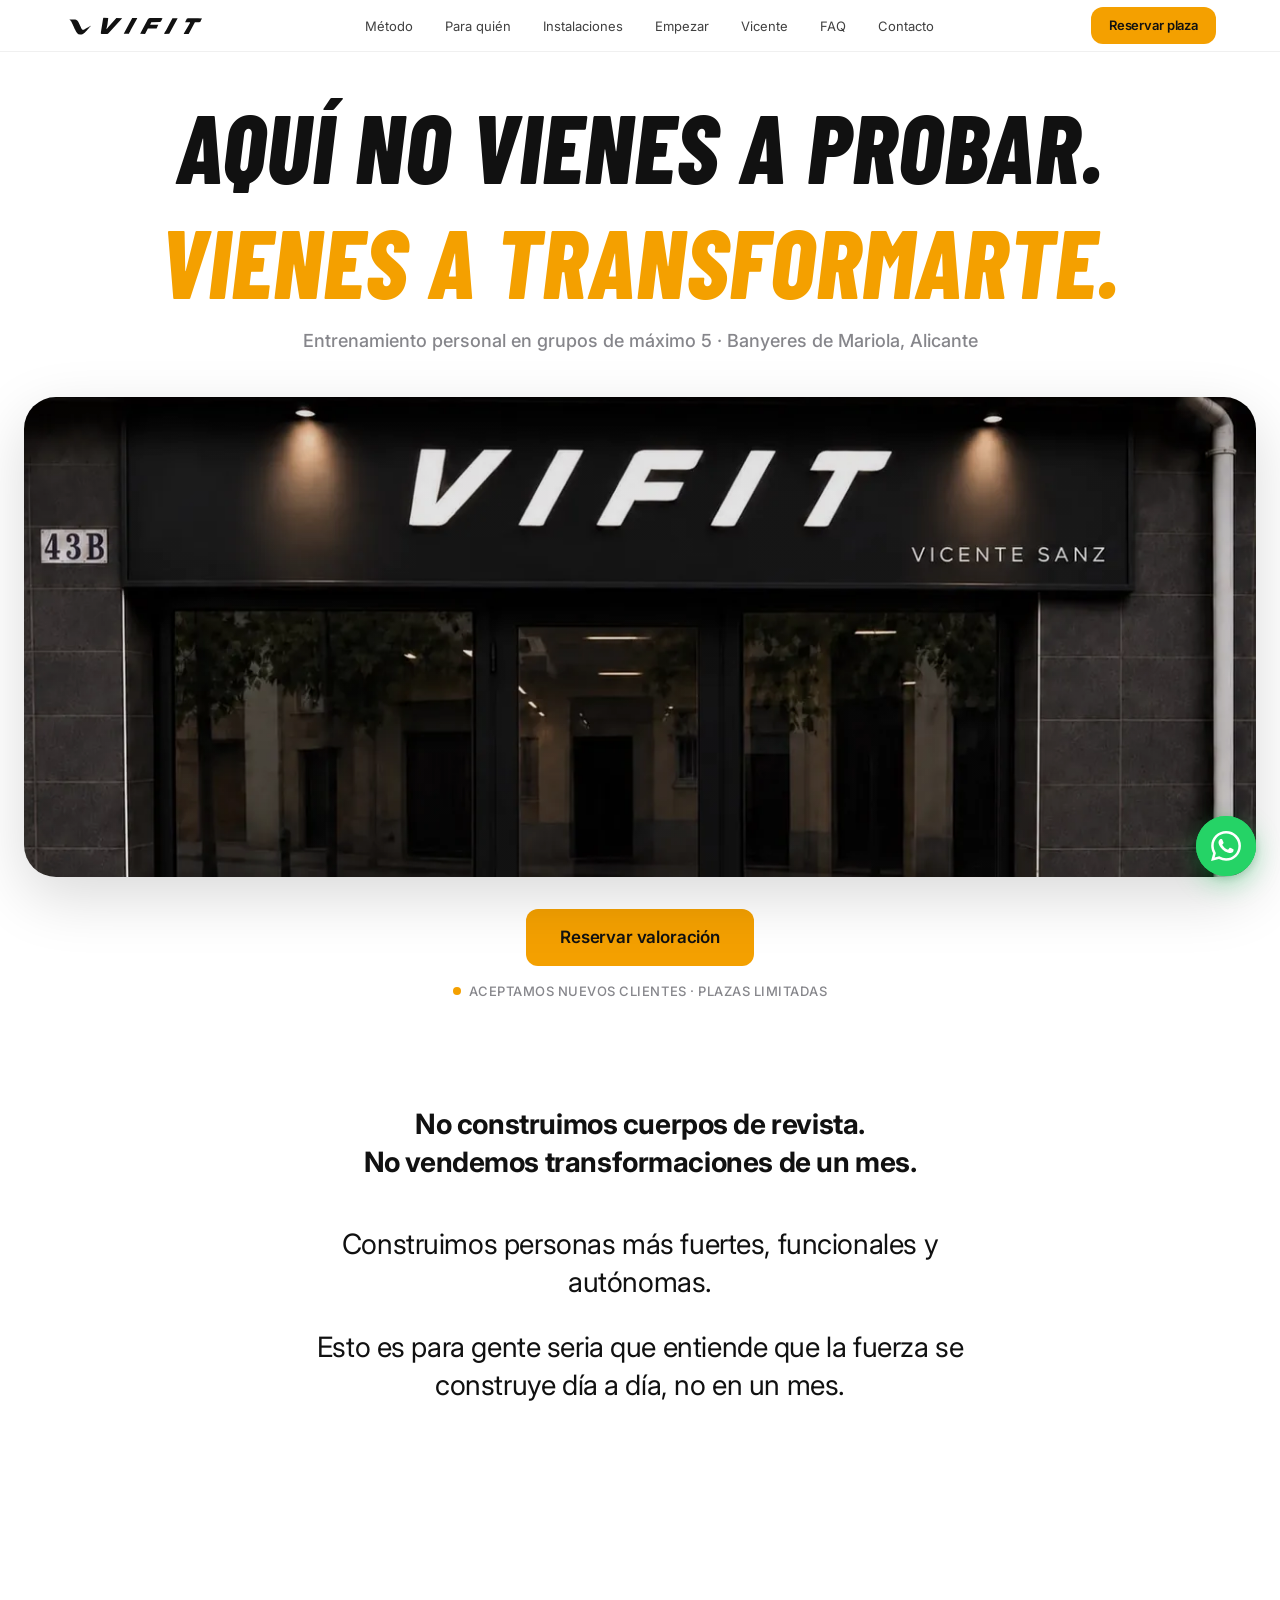
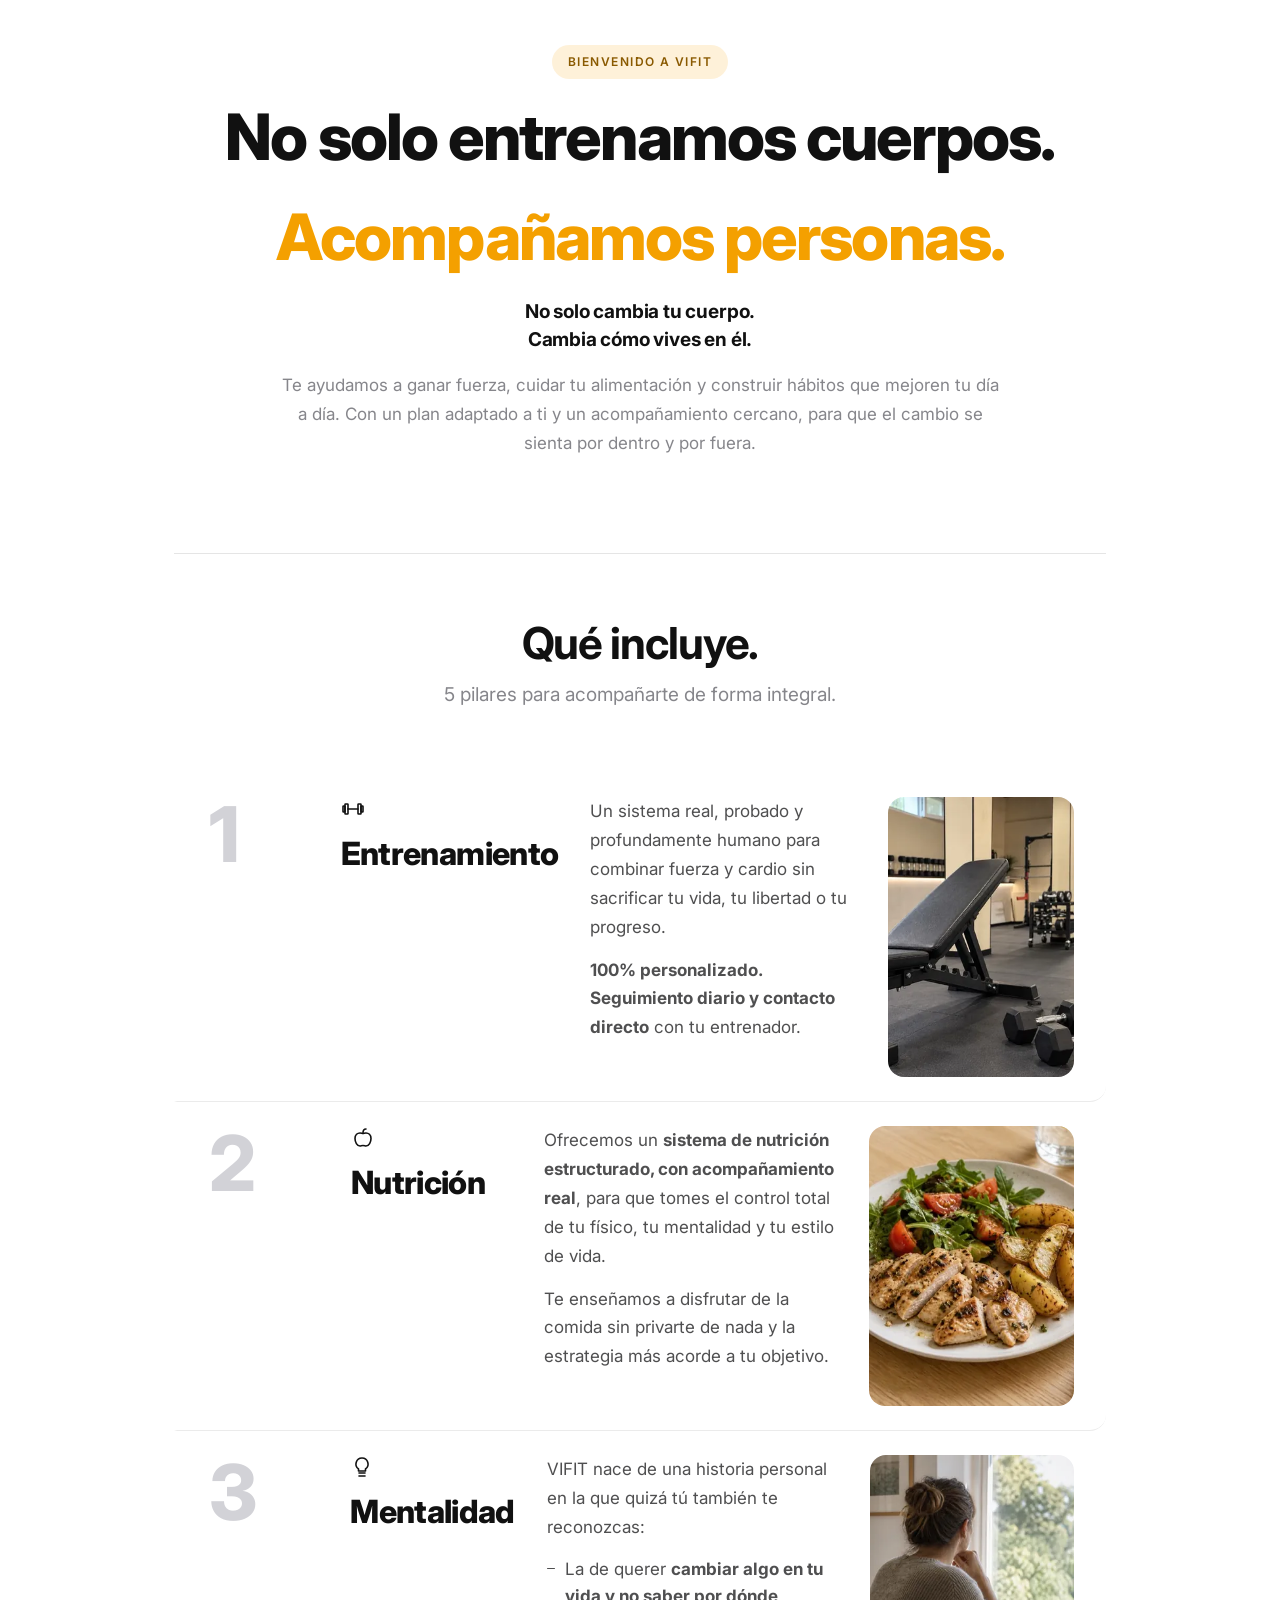
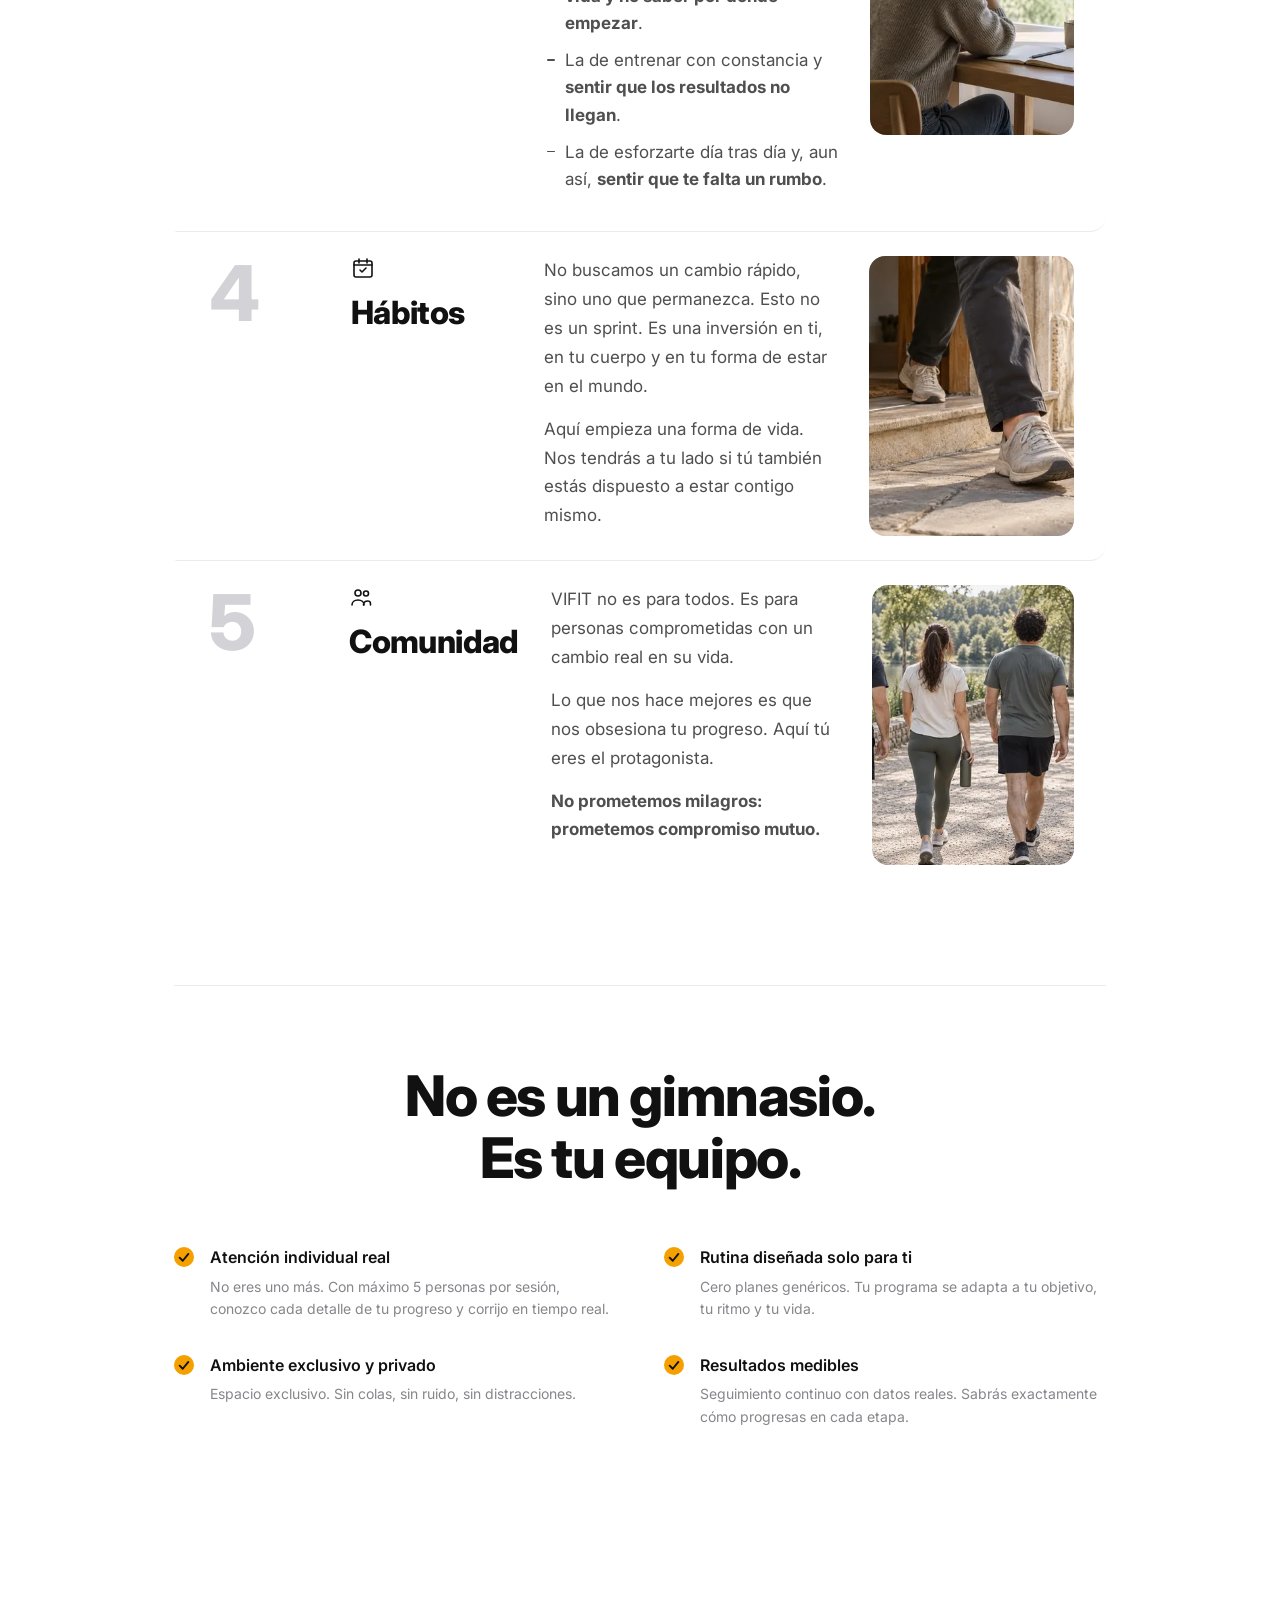
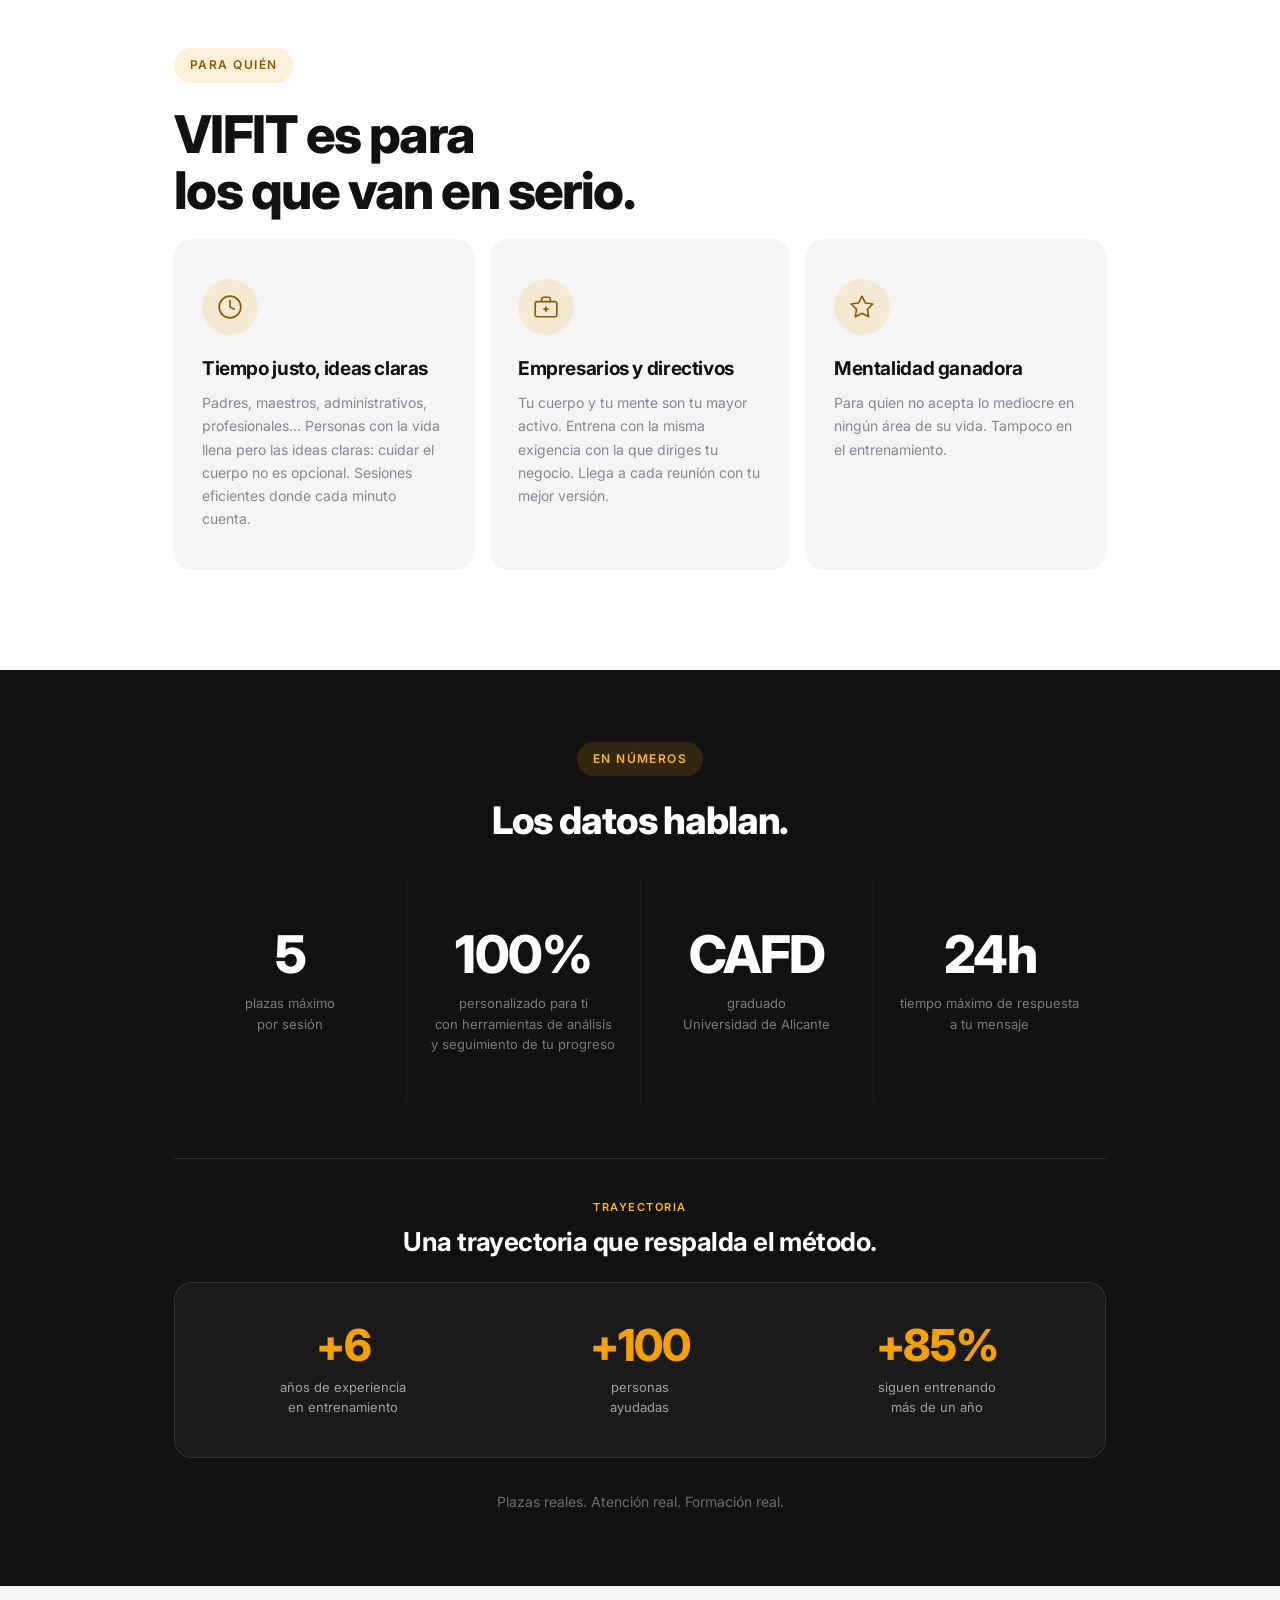
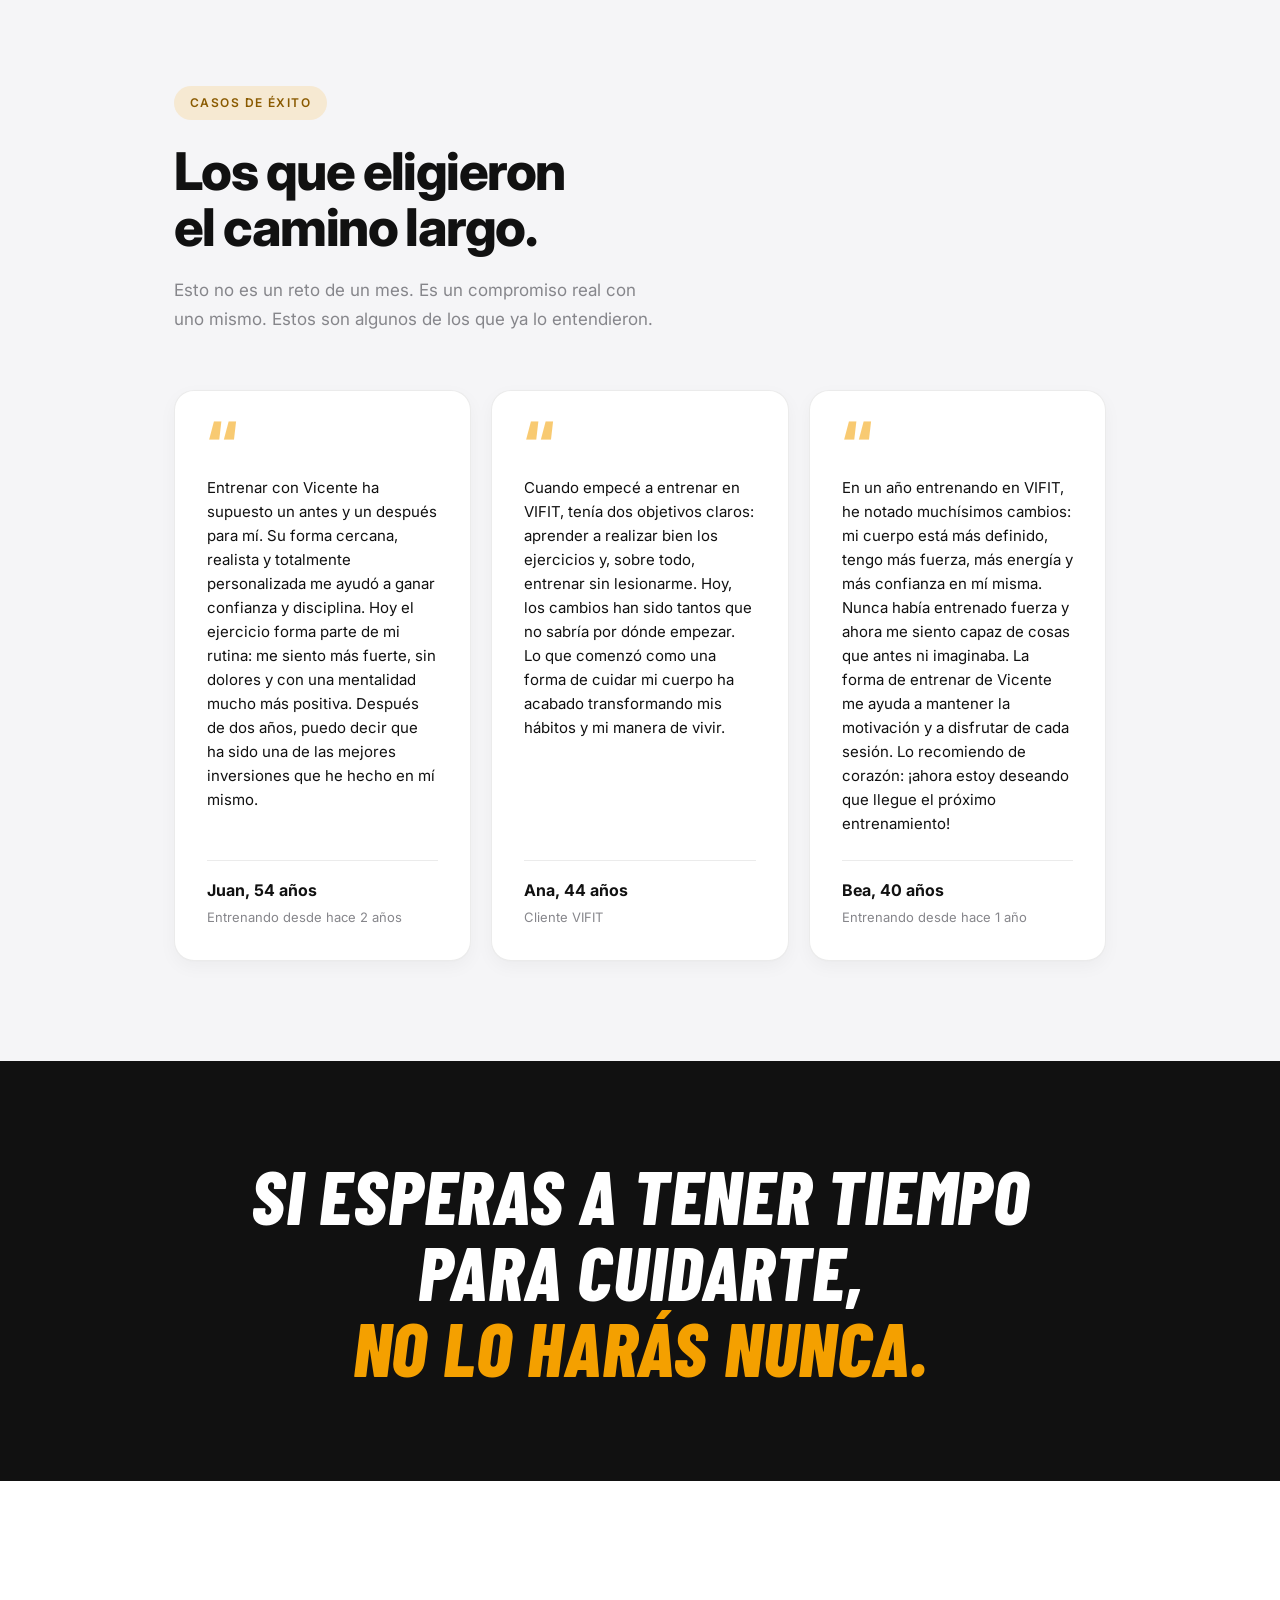
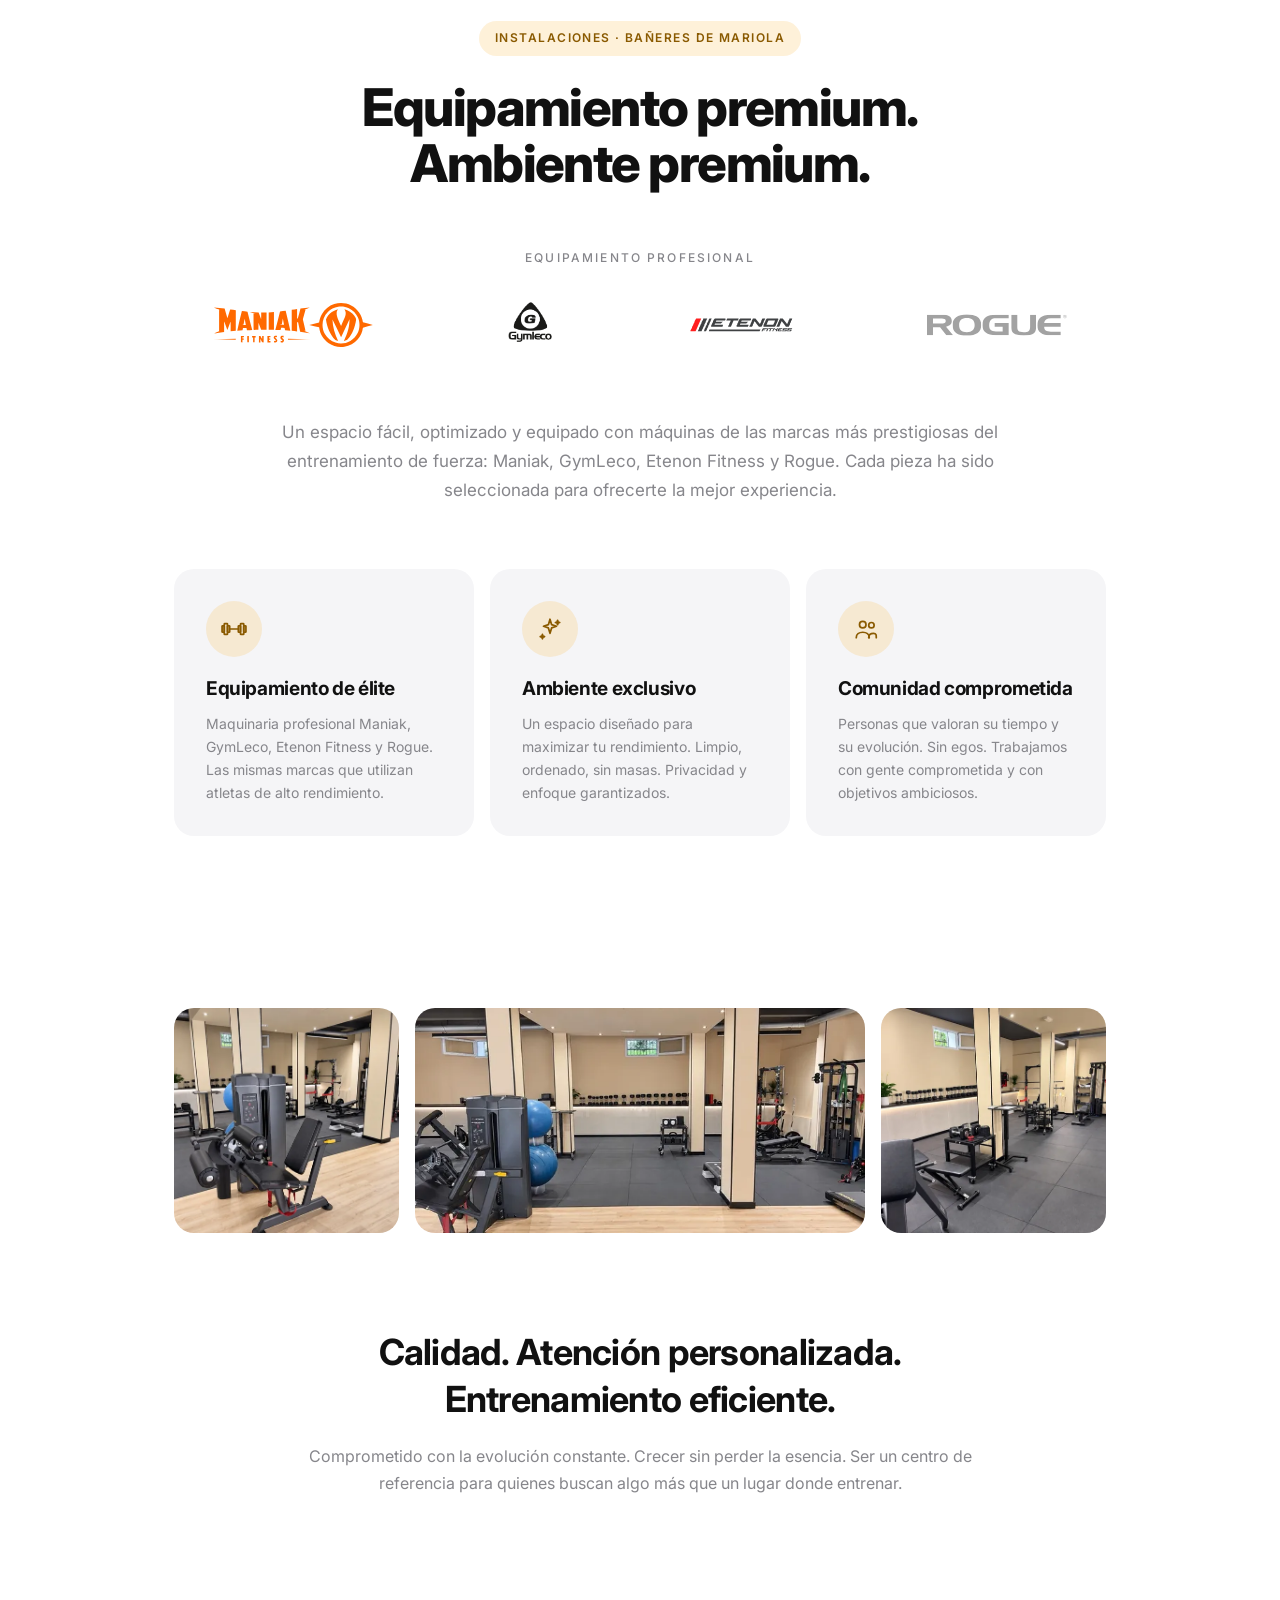
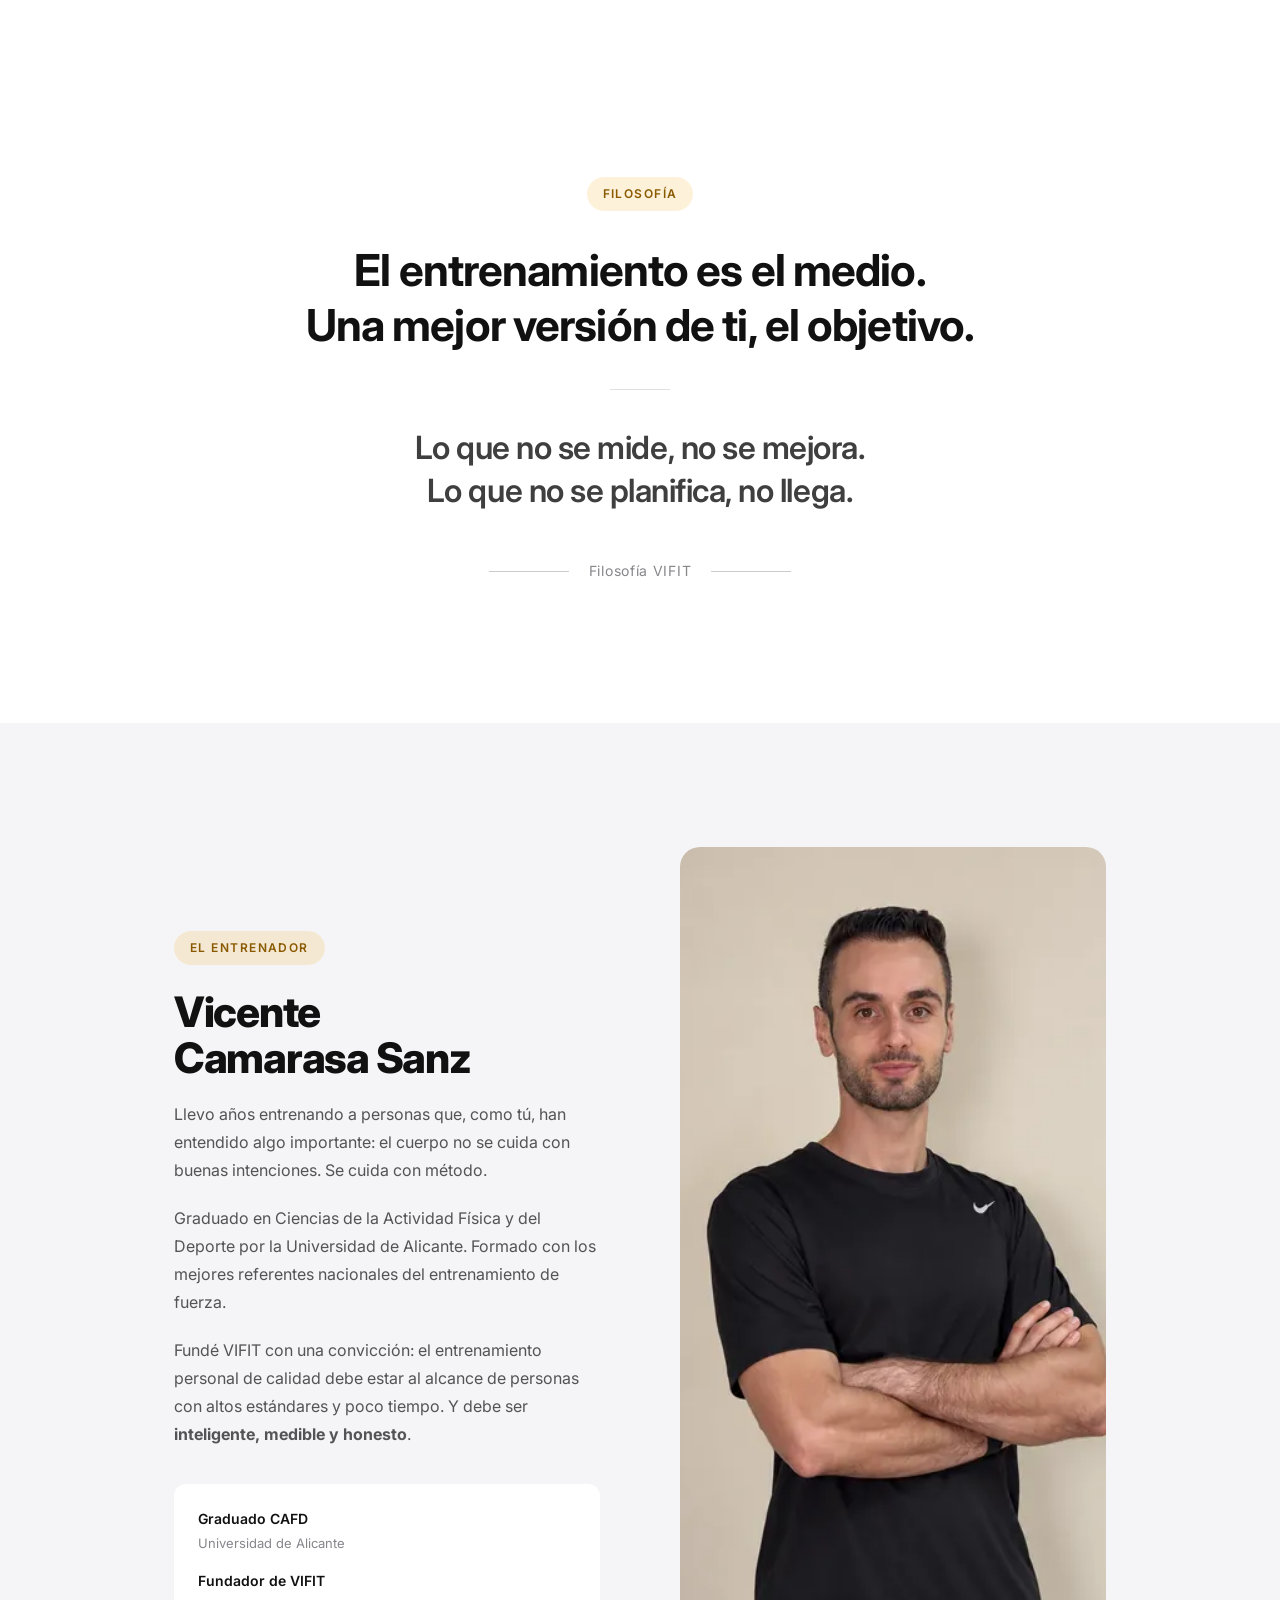
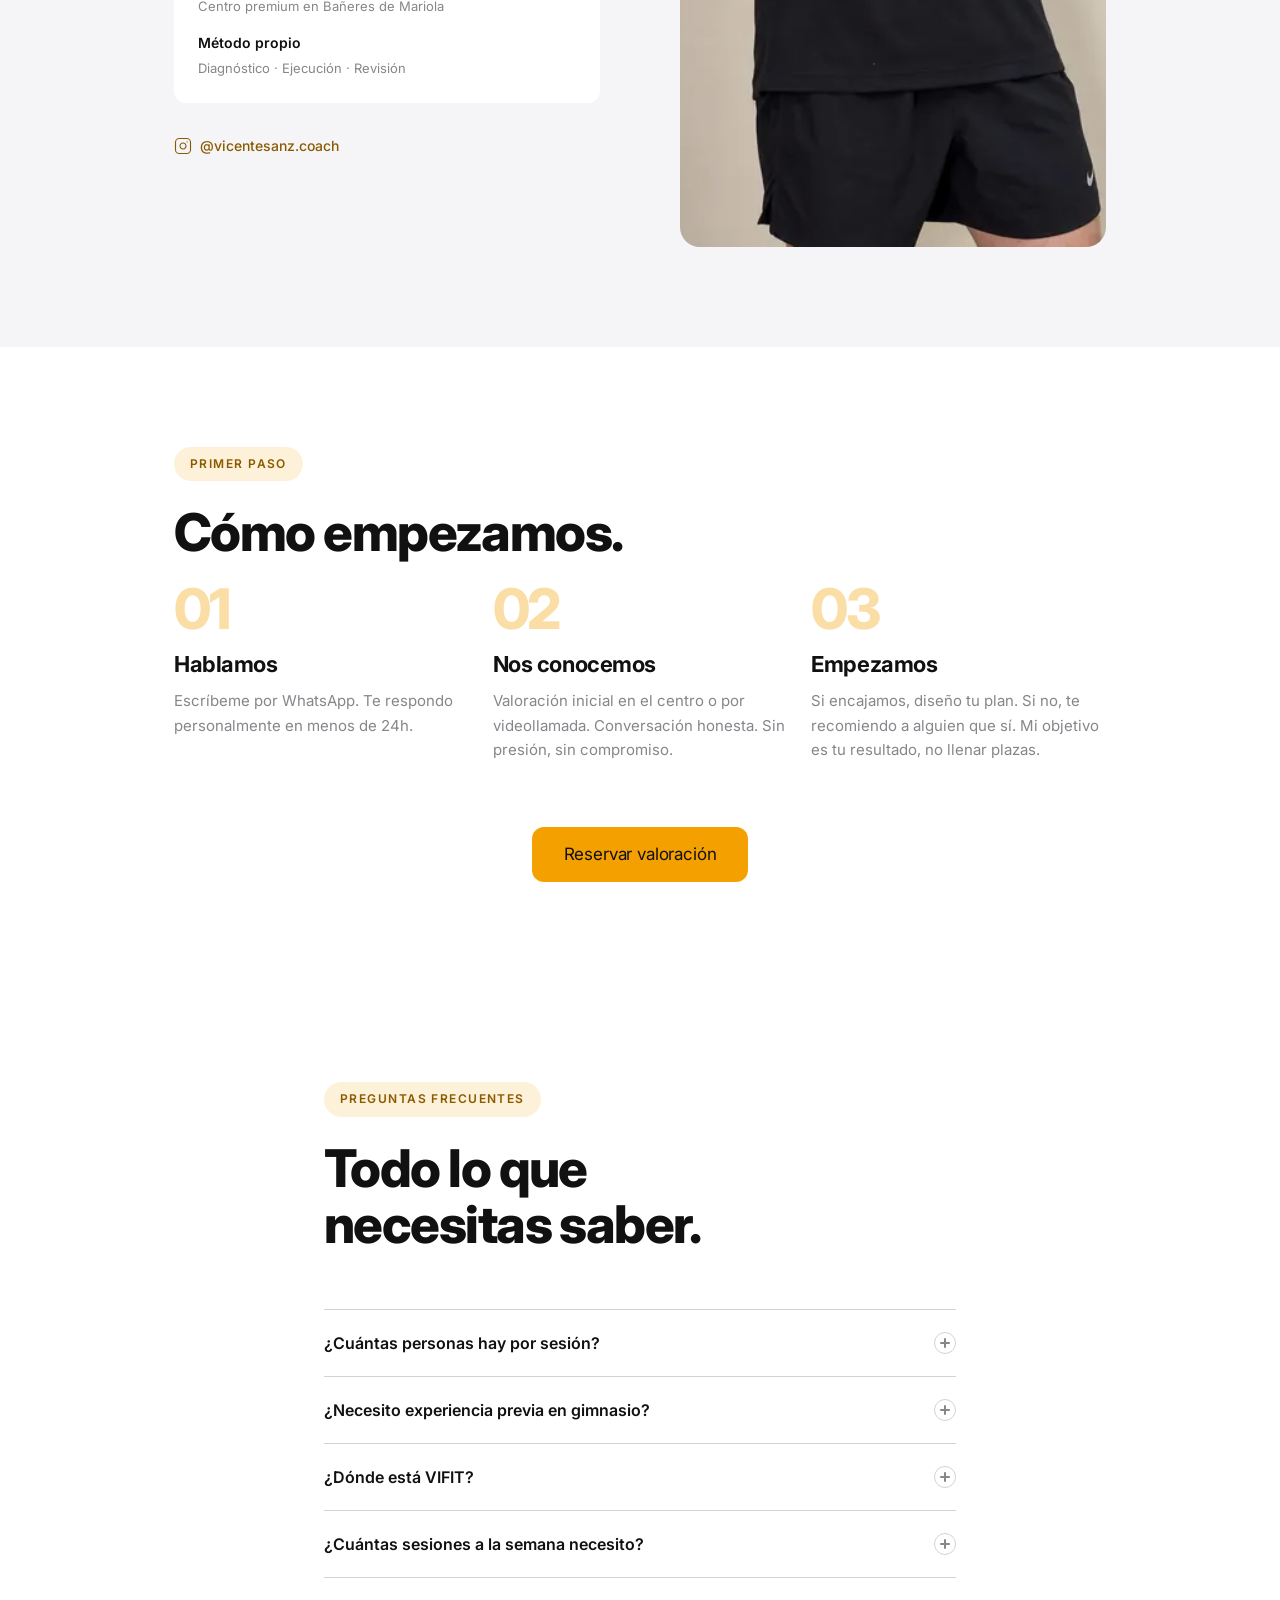
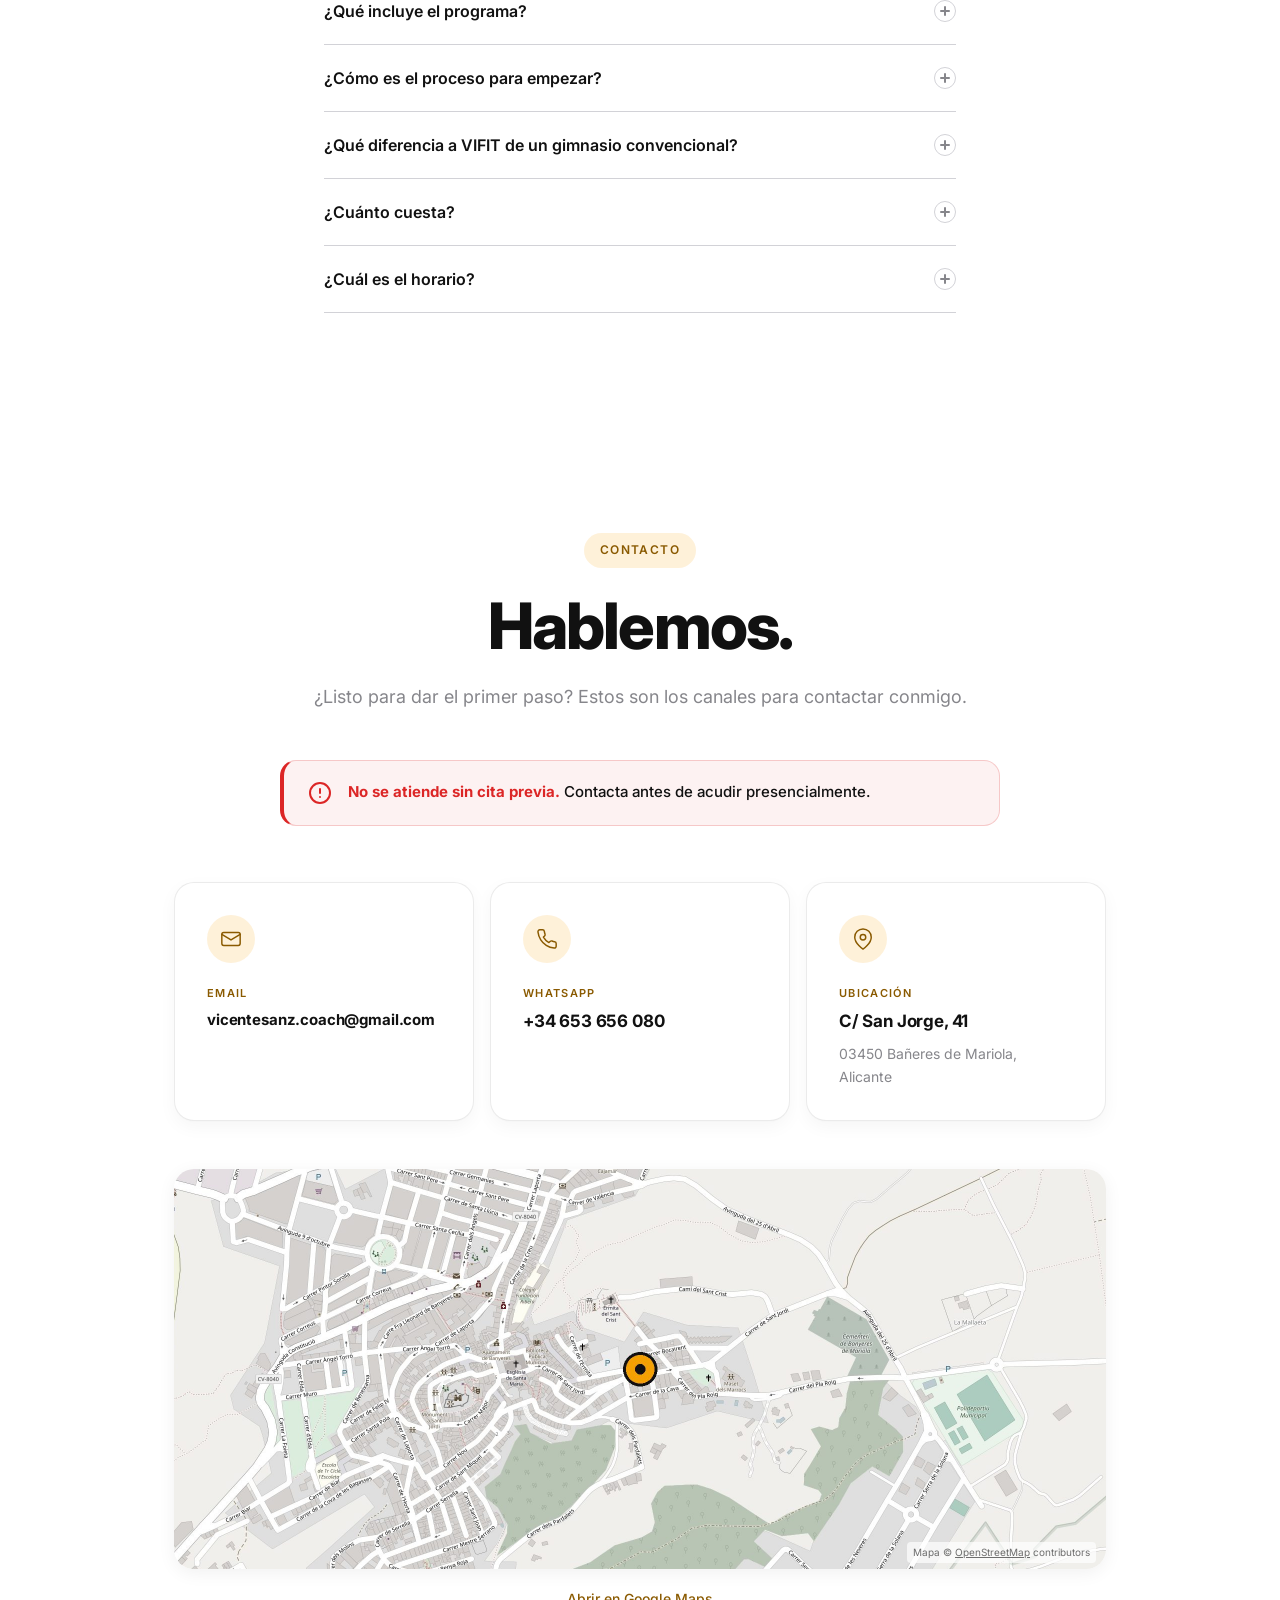
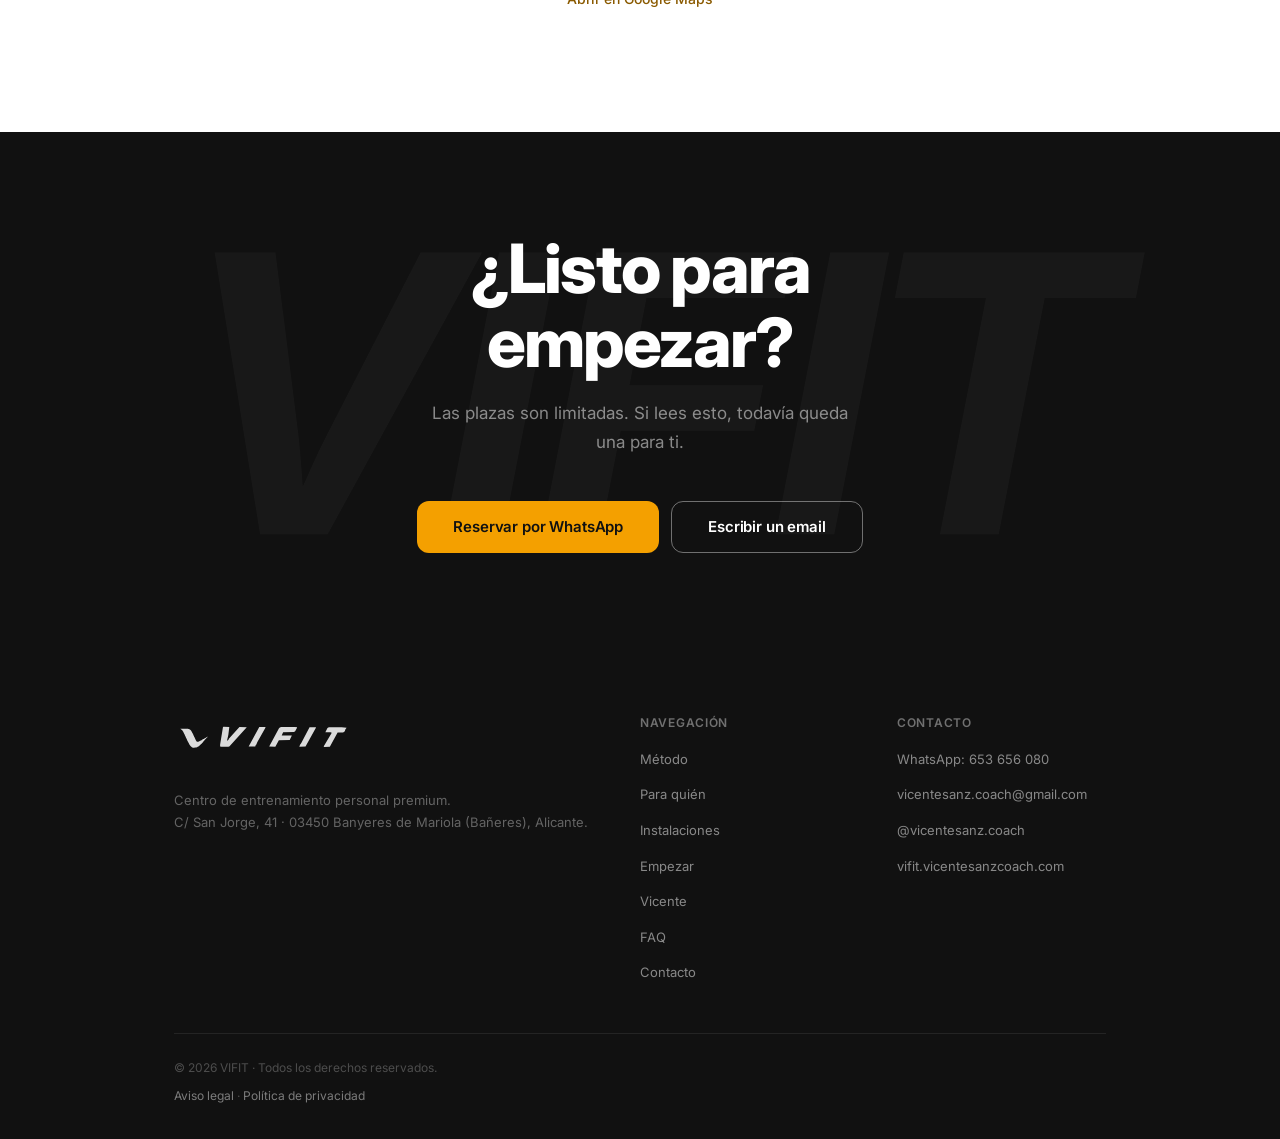
<file: index.html>
<!DOCTYPE html>
<html lang="es">
<head>
  <meta charset="UTF-8">
  <meta name="viewport" content="width=device-width, initial-scale=1.0">
  <link rel="icon" type="image/x-icon" href="/favicon.ico">
  <link rel="icon" type="image/png" sizes="32x32" href="/favicon-32x32.png">
  <link rel="icon" type="image/png" sizes="192x192" href="/favicon-192x192.png">
  <link rel="apple-touch-icon" sizes="180x180" href="/apple-touch-icon.png">
  <meta name="theme-color" content="#111111">
  <title>VIFIT — Entrenamiento Personal Premium · Banyeres de Mariola</title>
  <link rel="canonical" href="https://vifit.vicentesanzcoach.com/">
  <meta name="description" content="Centro de entrenamiento personal premium en Banyeres de Mariola (Bañeres de Mariola), Alicante. Máximo 5 personas por sesión, rutina 100% personalizada. Fundado por Vicente Camarasa, graduado CAFD.">

  <!-- Open Graph / Facebook / WhatsApp -->
  <meta property="og:type" content="website">
  <meta property="og:url" content="https://vifit.vicentesanzcoach.com">
  <meta property="og:title" content="VIFIT — Entrenamiento Personal Premium en Banyeres de Mariola">
  <meta property="og:description" content="Aquí no vienes a probar. Vienes a transformarte. Centro premium con máximo 5 personas por sesión. Entrenamiento, nutrición, mentalidad, hábitos y comunidad.">
  <meta property="og:image" content="https://vifit.vicentesanzcoach.com/img/og-image.jpg">
  <meta property="og:image:width" content="1200">
  <meta property="og:image:height" content="630">
  <meta property="og:locale" content="es_ES">
  <meta property="og:site_name" content="VIFIT">

  <!-- Twitter Card -->
  <meta name="twitter:card" content="summary_large_image">
  <meta name="twitter:url" content="https://vifit.vicentesanzcoach.com">
  <meta name="twitter:title" content="VIFIT — Entrenamiento Personal Premium">
  <meta name="twitter:description" content="Aquí no vienes a probar. Vienes a transformarte. Centro premium en Bañeres de Mariola.">
  <meta name="twitter:image" content="https://vifit.vicentesanzcoach.com/img/og-image.jpg">

  <link rel="preconnect" href="https://fonts.googleapis.com">
  <link rel="preconnect" href="https://fonts.gstatic.com" crossorigin>
  <link href="https://fonts.googleapis.com/css2?family=Inter:wght@400;500;600;700;800&family=Barlow+Condensed:ital,wght@1,800&display=swap" rel="stylesheet">

  <!-- Datos estructurados: negocio local -->
  <script type="application/ld+json">
  {
    "@context": "https://schema.org",
    "@type": "HealthClub",
    "name": "VIFIT",
    "alternateName": "VIFIT — Centro de Entrenamiento Personal Premium",
    "url": "https://vifit.vicentesanzcoach.com/",
    "image": "https://vifit.vicentesanzcoach.com/img/og-image.jpg",
    "logo": "https://vifit.vicentesanzcoach.com/favicon-192x192.png",
    "telephone": "+34653656080",
    "email": "vicentesanz.coach@gmail.com",
    "founder": { "@type": "Person", "name": "Vicente Camarasa Sanz" },
    "address": {
      "@type": "PostalAddress",
      "streetAddress": "C/ San Jorge, 41",
      "postalCode": "03450",
      "addressLocality": "Banyeres de Mariola",
      "addressRegion": "Alicante",
      "addressCountry": "ES"
    },
    "geo": { "@type": "GeoCoordinates", "latitude": 38.7159468, "longitude": -0.6538607 },
    "hasMap": "https://maps.app.goo.gl/rSWwjLbhjp765R5q6",
    "sameAs": ["https://instagram.com/vicentesanz.coach"],
    "priceRange": "€€",
    "description": "Centro de entrenamiento personal premium en Banyeres de Mariola. Sesiones de máximo 5 personas con acompañamiento integral: entrenamiento, nutrición, mentalidad, hábitos y comunidad. Solo con cita previa."
  }
  </script>

  <link rel="stylesheet" href="styles.css">
</head>
<body>

  <!-- ═══════════════════════════════════════════
       NAV
  ═══════════════════════════════════════════ -->
  <nav class="nav" id="nav">
    <div class="nav__inner">
      <a href="#hero" class="nav__logo" aria-label="VIFIT — Inicio">
        <img src="img/vifit-rotulo-isotipo-negro.svg" alt="VIFIT" class="nav__logo-img">
      </a>
      <ul class="nav__menu" id="navMenu">
        <li><a href="#metodo" class="nav__link">Método</a></li>
        <li><a href="#para-quien" class="nav__link">Para quién</a></li>
        <li><a href="#instalaciones" class="nav__link">Instalaciones</a></li>
        <li><a href="#empezar" class="nav__link">Empezar</a></li>
        <li><a href="#vicente" class="nav__link">Vicente</a></li>
        <li><a href="#faq" class="nav__link">FAQ</a></li>
        <li><a href="#contacto" class="nav__link">Contacto</a></li>
      </ul>
      <a href="https://wa.me/34653656080" class="btn btn--primary nav__cta" target="_blank" rel="noopener">Reservar plaza</a>
      <button class="nav__burger" id="navBurger" aria-label="Abrir menú">
        <span></span><span></span><span></span>
      </button>
    </div>
  </nav>

  <!-- ═══════════════════════════════════════════
       HERO
  ═══════════════════════════════════════════ -->
  <section class="hero" id="hero">
    <div class="hero__container">
      <h1 class="hero__title">
        <span class="hero__title-line hero__title-line--1">Aquí no vienes a probar.</span>
        <span class="hero__title-line hero__title-line--2">Vienes a transformarte.</span>
      </h1>
      <p class="hero__subtitle">Entrenamiento personal en grupos de máximo 5 · Banyeres de Mariola, Alicante</p>

      <div class="hero__card" role="img" aria-label="Fachada de VIFIT en Bañeres de Mariola"></div>

      <div class="hero__status">
        <a href="https://wa.me/34653656080?text=Hola%20Vicente%2C%20me%20interesa%20VIFIT" class="btn btn--primary hero__cta" target="_blank" rel="noopener">Reservar valoración</a>
        <p class="hero__note">
          <span class="status-dot" aria-hidden="true"></span>
          <span class="status-text">Aceptamos nuevos clientes · Plazas limitadas</span>
        </p>
      </div>
    </div>
  </section>

  <!-- ═══════════════════════════════════════════
       MANIFIESTO
  ═══════════════════════════════════════════ -->
  <section class="section manifiesto" id="manifiesto">
    <div class="container">
      <div class="manifiesto__inner">
        <p class="manifiesto__bold reveal">No construimos cuerpos de revista.<br>No vendemos transformaciones de un mes.</p>
        <p class="manifiesto__regular reveal">Construimos personas más fuertes, funcionales y autónomas.</p>
        <p class="manifiesto__regular reveal">Esto es para gente seria que entiende que la fuerza se construye día a día, no en un mes.</p>
      </div>
    </div>
  </section>

  <!-- ═══════════════════════════════════════════
       MÉTODO VIFIT
  ═══════════════════════════════════════════ -->
  <section class="section metodo" id="metodo">
    <div class="container">
      <p class="eyebrow reveal">Bienvenido a VIFIT</p>
      <h2 class="metodo__title">
        <span class="metodo__title-line1 reveal">No solo entrenamos cuerpos.</span>
        <span class="metodo__title-line2 reveal">Acompañamos personas.</span>
      </h2>
      <p class="metodo__lead reveal">No solo cambia tu cuerpo.<br>Cambia cómo vives en él.</p>
      <p class="metodo__lead-sub reveal">Te ayudamos a ganar fuerza, cuidar tu alimentación y construir hábitos que mejoren tu día a día. Con un plan adaptado a ti y un acompañamiento cercano, para que el cambio se sienta por dentro y por fuera.</p>

      <div class="metodo__separator">
        <span class="metodo__divider" aria-hidden="true"></span>
        <div class="metodo__pillars-heading reveal">
          <h3 class="metodo__pillars-title">Qué incluye.</h3>
          <p class="metodo__pillars-sub">5 pilares para acompañarte de forma integral.</p>
        </div>
      </div>

      <ul class="metodo__pillars">
        <li class="metodo__pillar reveal">
          <span class="metodo__pillar-num" aria-hidden="true">1</span>
          <div class="metodo__pillar-head">
            <span class="metodo__pillar-icon" aria-hidden="true">
              <svg viewBox="0 0 24 24" fill="none" stroke="currentColor" stroke-width="1.6" stroke-linecap="round" stroke-linejoin="round"><rect x="2" y="9" width="2" height="6" rx="0.5"/><rect x="4" y="7" width="3" height="10" rx="0.5"/><line x1="7" y1="12" x2="17" y2="12"/><rect x="17" y="7" width="3" height="10" rx="0.5"/><rect x="20" y="9" width="2" height="6" rx="0.5"/></svg>
            </span>
            <h3 class="metodo__pillar-name">Entrenamiento</h3>
          </div>
          <div class="metodo__pillar-body">
            <p>Un sistema real, probado y profundamente humano para combinar fuerza y cardio sin sacrificar tu vida, tu libertad o tu progreso.</p>
            <p><strong>100% personalizado. Seguimiento diario y contacto directo</strong> con tu entrenador.</p>
          </div>
          <div class="metodo__pillar-media">
            <picture><source type="image/webp" srcset="img/pilar-1-entrenamiento-640.webp 640w, img/pilar-1-entrenamiento-1280.webp 1280w" sizes="(max-width: 768px) 100vw, 28vw"><img src="img/pilar-1-entrenamiento.jpg" alt="Banco y mancuernas en la sala de VIFIT" loading="lazy" width="1280" height="853"></picture>
          </div>
        </li>

        <li class="metodo__pillar reveal">
          <span class="metodo__pillar-num" aria-hidden="true">2</span>
          <div class="metodo__pillar-head">
            <span class="metodo__pillar-icon" aria-hidden="true">
              <svg viewBox="0 0 24 24" fill="none" stroke="currentColor" stroke-width="1.6" stroke-linecap="round" stroke-linejoin="round"><path d="M9 7c-2.5 0-5 2-5 5.5C4 16 6 20 9 20c1 0 1.5-.5 3-.5s2 .5 3 .5c3 0 5-4 5-7.5C20 9 17.5 7 15 7c-1.5 0-2 .5-3 .5s-1.5-.5-3-.5z"/><path d="M12 7c0-2.5 1-4 3-4"/></svg>
            </span>
            <h3 class="metodo__pillar-name">Nutrición</h3>
          </div>
          <div class="metodo__pillar-body">
            <p>Ofrecemos un <strong>sistema de nutrición estructurado, con acompañamiento real</strong>, para que tomes el control total de tu físico, tu mentalidad y tu estilo de vida.</p>
            <p>Te enseñamos a disfrutar de la comida sin privarte de nada y la estrategia más acorde a tu objetivo.</p>
          </div>
          <div class="metodo__pillar-media">
            <picture><source type="image/webp" srcset="img/pilar-2-nutricion-640.webp 640w, img/pilar-2-nutricion-1280.webp 1280w" sizes="(max-width: 768px) 100vw, 28vw"><img src="img/pilar-2-nutricion.jpg" alt="Plato equilibrado: pollo, patata y ensalada" loading="lazy" width="1280" height="853"></picture>
          </div>
        </li>

        <li class="metodo__pillar reveal">
          <span class="metodo__pillar-num" aria-hidden="true">3</span>
          <div class="metodo__pillar-head">
            <span class="metodo__pillar-icon" aria-hidden="true">
              <svg viewBox="0 0 24 24" fill="none" stroke="currentColor" stroke-width="1.6" stroke-linecap="round" stroke-linejoin="round"><path d="M9 21h6"/><path d="M9 18h6"/><path d="M12 3a6 6 0 0 0-3.5 10.9V16h7v-2.1A6 6 0 0 0 12 3z"/></svg>
            </span>
            <h3 class="metodo__pillar-name">Mentalidad</h3>
          </div>
          <div class="metodo__pillar-body">
            <p>VIFIT nace de una historia personal en la que quizá tú también te reconozcas:</p>
            <ul class="metodo__bullets">
              <li>La de querer <strong>cambiar algo en tu vida y no saber por dónde empezar</strong>.</li>
              <li>La de entrenar con constancia y <strong>sentir que los resultados no llegan</strong>.</li>
              <li>La de esforzarte día tras día y, aun así, <strong>sentir que te falta un rumbo</strong>.</li>
            </ul>
          </div>
          <div class="metodo__pillar-media">
            <picture><source type="image/webp" srcset="img/pilar-3-mentalidad-640.webp 640w, img/pilar-3-mentalidad-1280.webp 1280w" sizes="(max-width: 768px) 100vw, 28vw"><img src="img/pilar-3-mentalidad.jpg" alt="Persona reflexionando con un cuaderno junto a la ventana" loading="lazy" width="1280" height="853"></picture>
          </div>
        </li>

        <li class="metodo__pillar reveal">
          <span class="metodo__pillar-num" aria-hidden="true">4</span>
          <div class="metodo__pillar-head">
            <span class="metodo__pillar-icon" aria-hidden="true">
              <svg viewBox="0 0 24 24" fill="none" stroke="currentColor" stroke-width="1.6" stroke-linecap="round" stroke-linejoin="round"><rect x="3" y="5" width="18" height="16" rx="2"/><line x1="3" y1="9" x2="21" y2="9"/><line x1="8" y1="3" x2="8" y2="7"/><line x1="16" y1="3" x2="16" y2="7"/><polyline points="9 14 11 16 15 12"/></svg>
            </span>
            <h3 class="metodo__pillar-name">Hábitos</h3>
          </div>
          <div class="metodo__pillar-body">
            <p>No buscamos un cambio rápido, sino uno que permanezca. Esto no es un sprint. Es una inversión en ti, en tu cuerpo y en tu forma de estar en el mundo.</p>
            <p>Aquí empieza una forma de vida. Nos tendrás a tu lado si tú también estás dispuesto a estar contigo mismo.</p>
          </div>
          <div class="metodo__pillar-media">
            <picture><source type="image/webp" srcset="img/pilar-4-habitos-640.webp 640w, img/pilar-4-habitos-1280.webp 1280w" sizes="(max-width: 768px) 100vw, 28vw"><img src="img/pilar-4-habitos.jpg" alt="Saliendo de casa con zapatillas para caminar" loading="lazy" width="1280" height="853"></picture>
          </div>
        </li>

        <li class="metodo__pillar reveal">
          <span class="metodo__pillar-num" aria-hidden="true">5</span>
          <div class="metodo__pillar-head">
            <span class="metodo__pillar-icon" aria-hidden="true">
              <svg viewBox="0 0 24 24" fill="none" stroke="currentColor" stroke-width="1.6" stroke-linecap="round" stroke-linejoin="round"><circle cx="9" cy="8" r="3"/><path d="M3 20c0-3 2.5-5 6-5s6 2 6 5"/><circle cx="17" cy="8.5" r="2.5"/><path d="M14.5 20c0-2.5 2-4 4.5-4s2.5 1.5 2.5 4"/></svg>
            </span>
            <h3 class="metodo__pillar-name">Comunidad</h3>
          </div>
          <div class="metodo__pillar-body">
            <p>VIFIT no es para todos. Es para personas comprometidas con un cambio real en su vida.</p>
            <p>Lo que nos hace mejores es que nos obsesiona tu progreso. Aquí tú eres el protagonista.</p>
            <p><strong>No prometemos milagros: prometemos compromiso mutuo.</strong></p>
          </div>
          <div class="metodo__pillar-media">
            <picture><source type="image/webp" srcset="img/pilar-5-comunidad-640.webp 640w, img/pilar-5-comunidad-1280.webp 1280w" sizes="(max-width: 768px) 100vw, 28vw"><img src="img/pilar-5-comunidad.jpg" alt="Grupo de personas caminando juntas al aire libre" loading="lazy" width="1280" height="853"></picture>
          </div>
        </li>
      </ul>

      <div class="metodo__closing">
        <h3 class="metodo__closing-title reveal">No es un gimnasio.<br>Es tu equipo.</h3>
        <ul class="check__list">
          <li class="check__item reveal">
            <span class="check__icon" aria-hidden="true">
              <svg viewBox="0 0 16 16" fill="none"><circle cx="8" cy="8" r="8" fill="#F4A000"/><polyline points="4.5,8.5 7,11 11.5,5.5" stroke="#111111" stroke-width="1.5" stroke-linecap="round" stroke-linejoin="round"/></svg>
            </span>
            <div>
              <strong>Atención individual real</strong>
              <p>No eres uno más. Con máximo 5 personas por sesión, conozco cada detalle de tu progreso y corrijo en tiempo real.</p>
            </div>
          </li>
          <li class="check__item reveal">
            <span class="check__icon" aria-hidden="true">
              <svg viewBox="0 0 16 16" fill="none"><circle cx="8" cy="8" r="8" fill="#F4A000"/><polyline points="4.5,8.5 7,11 11.5,5.5" stroke="#111111" stroke-width="1.5" stroke-linecap="round" stroke-linejoin="round"/></svg>
            </span>
            <div>
              <strong>Rutina diseñada solo para ti</strong>
              <p>Cero planes genéricos. Tu programa se adapta a tu objetivo, tu ritmo y tu vida.</p>
            </div>
          </li>
          <li class="check__item reveal">
            <span class="check__icon" aria-hidden="true">
              <svg viewBox="0 0 16 16" fill="none"><circle cx="8" cy="8" r="8" fill="#F4A000"/><polyline points="4.5,8.5 7,11 11.5,5.5" stroke="#111111" stroke-width="1.5" stroke-linecap="round" stroke-linejoin="round"/></svg>
            </span>
            <div>
              <strong>Ambiente exclusivo y privado</strong>
              <p>Espacio exclusivo. Sin colas, sin ruido, sin distracciones.</p>
            </div>
          </li>
          <li class="check__item reveal">
            <span class="check__icon" aria-hidden="true">
              <svg viewBox="0 0 16 16" fill="none"><circle cx="8" cy="8" r="8" fill="#F4A000"/><polyline points="4.5,8.5 7,11 11.5,5.5" stroke="#111111" stroke-width="1.5" stroke-linecap="round" stroke-linejoin="round"/></svg>
            </span>
            <div>
              <strong>Resultados medibles</strong>
              <p>Seguimiento continuo con datos reales. Sabrás exactamente cómo progresas en cada etapa.</p>
            </div>
          </li>
        </ul>
      </div>
    </div>
  </section>

  <!-- ═══════════════════════════════════════════
       PARA QUIÉN
  ═══════════════════════════════════════════ -->
  <section class="section para-quien" id="para-quien">
    <div class="container">
      <p class="eyebrow">Para quién</p>
      <h2 class="section__title">VIFIT es para<br>los que van en serio.</h2>
      <div class="pq__grid">
        <div class="pq__card reveal">
          <div class="pq__icon">
            <svg viewBox="0 0 24 24" fill="none" stroke="currentColor" stroke-width="1.5" stroke-linecap="round" stroke-linejoin="round"><circle cx="12" cy="12" r="10"/><polyline points="12 6 12 12 16 14"/></svg>
          </div>
          <h3 class="pq__title">Tiempo justo, ideas claras</h3>
          <p class="pq__text">Padres, maestros, administrativos, profesionales… Personas con la vida llena pero las ideas claras: cuidar el cuerpo no es opcional. Sesiones eficientes donde cada minuto cuenta.</p>
        </div>
        <div class="pq__card reveal">
          <div class="pq__icon">
            <svg viewBox="0 0 24 24" fill="none" stroke="currentColor" stroke-width="1.5" stroke-linecap="round" stroke-linejoin="round"><rect x="2" y="7" width="20" height="14" rx="2"/><path d="M16 7V5a2 2 0 0 0-2-2h-4a2 2 0 0 0-2 2v2"/><line x1="12" y1="12" x2="12" y2="16"/><line x1="10" y1="14" x2="14" y2="14"/></svg>
          </div>
          <h3 class="pq__title">Empresarios y directivos</h3>
          <p class="pq__text">Tu cuerpo y tu mente son tu mayor activo. Entrena con la misma exigencia con la que diriges tu negocio. Llega a cada reunión con tu mejor versión.</p>
        </div>
        <div class="pq__card reveal">
          <div class="pq__icon">
            <svg viewBox="0 0 24 24" fill="none" stroke="currentColor" stroke-width="1.5" stroke-linecap="round" stroke-linejoin="round"><polygon points="12 2 15.09 8.26 22 9.27 17 14.14 18.18 21.02 12 17.77 5.82 21.02 7 14.14 2 9.27 8.91 8.26 12 2"/></svg>
          </div>
          <h3 class="pq__title">Mentalidad ganadora</h3>
          <p class="pq__text">Para quien no acepta lo mediocre en ningún área de su vida. Tampoco en el entrenamiento.</p>
        </div>
      </div>
    </div>
  </section>

  <!-- ═══════════════════════════════════════════
       STATS
  ═══════════════════════════════════════════ -->
  <section class="stats" id="stats">
    <div class="container">
      <p class="eyebrow eyebrow--dark reveal">En números</p>
      <h2 class="stats__title reveal">Los datos hablan.</h2>
      <div class="stats__grid">
        <div class="stats__item reveal">
          <span class="stats__num">5</span>
          <span class="stats__label">plazas máximo<br>por sesión</span>
        </div>
        <div class="stats__item reveal">
          <span class="stats__num">100%</span>
          <span class="stats__label">personalizado para ti<br>con herramientas de análisis<br>y seguimiento de tu progreso</span>
        </div>
        <div class="stats__item reveal">
          <span class="stats__num">CAFD</span>
          <span class="stats__label">graduado<br>Universidad de Alicante</span>
        </div>
        <div class="stats__item reveal">
          <span class="stats__num">24h</span>
          <span class="stats__label">tiempo máximo de respuesta<br>a tu mensaje</span>
        </div>
      </div>
      <div class="stats__subheading reveal">
        <span class="stats__subheading-label">Trayectoria</span>
        <h3 class="stats__subtitle">Una trayectoria que respalda el método.</h3>
      </div>
      <div class="stats__highlight reveal">
        <div class="stats__hl-item">
          <span class="stats__hl-num">+6</span>
          <span class="stats__hl-label">años de experiencia<br>en entrenamiento</span>
        </div>
        <div class="stats__hl-item">
          <span class="stats__hl-num">+100</span>
          <span class="stats__hl-label">personas<br>ayudadas</span>
        </div>
        <div class="stats__hl-item">
          <span class="stats__hl-num">+85%</span>
          <span class="stats__hl-label">siguen entrenando<br>más de un año</span>
        </div>
      </div>
      <p class="stats__note reveal">Plazas reales. Atención real. Formación real.</p>
    </div>
  </section>

  <!-- ═══════════════════════════════════════════
       CASOS DE ÉXITO
  ═══════════════════════════════════════════ -->
  <section class="section casos" id="casos">
    <div class="container">
      <p class="eyebrow">Casos de éxito</p>
      <h2 class="section__title">Los que eligieron<br>el camino largo.</h2>
      <p class="section__sub">Esto no es un reto de un mes. Es un compromiso real con uno mismo. Estos son algunos de los que ya lo entendieron.</p>
      <div class="casos__grid">
        <article class="casos__card reveal">
          <span class="casos__quote" aria-hidden="true">&ldquo;</span>
          <p class="casos__text">Entrenar con Vicente ha supuesto un antes y un después para mí. Su forma cercana, realista y totalmente personalizada me ayudó a ganar confianza y disciplina. Hoy el ejercicio forma parte de mi rutina: me siento más fuerte, sin dolores y con una mentalidad mucho más positiva. Después de dos años, puedo decir que ha sido una de las mejores inversiones que he hecho en mí mismo.</p>
          <hr class="casos__divider">
          <p class="casos__author">Juan, 54 años</p>
          <p class="casos__since">Entrenando desde hace 2 años</p>
        </article>
        <article class="casos__card reveal">
          <span class="casos__quote" aria-hidden="true">&ldquo;</span>
          <p class="casos__text">Cuando empecé a entrenar en VIFIT, tenía dos objetivos claros: aprender a realizar bien los ejercicios y, sobre todo, entrenar sin lesionarme. Hoy, los cambios han sido tantos que no sabría por dónde empezar. Lo que comenzó como una forma de cuidar mi cuerpo ha acabado transformando mis hábitos y mi manera de vivir.</p>
          <hr class="casos__divider">
          <p class="casos__author">Ana, 44 años</p>
          <p class="casos__since">Cliente VIFIT</p>
        </article>
        <article class="casos__card reveal">
          <span class="casos__quote" aria-hidden="true">&ldquo;</span>
          <p class="casos__text">En un año entrenando en VIFIT, he notado muchísimos cambios: mi cuerpo está más definido, tengo más fuerza, más energía y más confianza en mí misma. Nunca había entrenado fuerza y ahora me siento capaz de cosas que antes ni imaginaba. La forma de entrenar de Vicente me ayuda a mantener la motivación y a disfrutar de cada sesión. Lo recomiendo de corazón: ¡ahora estoy deseando que llegue el próximo entrenamiento!</p>
          <hr class="casos__divider">
          <p class="casos__author">Bea, 40 años</p>
          <p class="casos__since">Entrenando desde hace 1 año</p>
        </article>
      </div>
    </div>
  </section>

  <!-- ═══════════════════════════════════════════
       FRASE DE IMPACTO
  ═══════════════════════════════════════════ -->
  <section class="statement" aria-label="Frase VIFIT">
    <div class="container">
      <p class="statement__text reveal">Si esperas a tener tiempo para cuidarte,<br><span class="statement__accent">no lo harás nunca.</span></p>
    </div>
  </section>

  <!-- ═══════════════════════════════════════════
       INSTALACIONES
  ═══════════════════════════════════════════ -->
  <section class="section instalaciones" id="instalaciones">
    <div class="container">
      <p class="eyebrow reveal">Instalaciones · Bañeres de Mariola</p>
      <h2 class="section__title reveal">Equipamiento premium.<br>Ambiente premium.</h2>

      <div class="brand-bar reveal">
        <p class="brand-bar__label">Equipamiento profesional</p>
        <div class="brand-bar__logos">
          <img src="img/marcas/maniak.svg" alt="Maniak Fitness" class="brand-bar__logo" loading="lazy">
          <img src="img/marcas/gymleco.png" alt="GymLeco" class="brand-bar__logo" loading="lazy">
          <img src="img/marcas/etenon.svg" alt="Etenon Fitness" class="brand-bar__logo" loading="lazy">
          <img src="img/marcas/rogue.svg" alt="Rogue Fitness" class="brand-bar__logo" loading="lazy">
        </div>
      </div>

      <p class="instalaciones__intro reveal">Un espacio fácil, optimizado y equipado con máquinas de las marcas más prestigiosas del entrenamiento de fuerza: Maniak, GymLeco, Etenon Fitness y Rogue. Cada pieza ha sido seleccionada para ofrecerte la mejor experiencia.</p>

      <div class="instalaciones__features">
        <div class="instalaciones__card reveal">
          <div class="instalaciones__icon">
            <svg viewBox="0 0 24 24" fill="none" stroke="currentColor" stroke-width="1.6" stroke-linecap="round" stroke-linejoin="round"><rect x="1" y="9" width="2" height="6" rx="0.5"/><rect x="3" y="7" width="3" height="10" rx="0.5"/><rect x="6" y="9" width="2" height="6" rx="0.5"/><line x1="8" y1="12" x2="16" y2="12"/><rect x="16" y="9" width="2" height="6" rx="0.5"/><rect x="18" y="7" width="3" height="10" rx="0.5"/><rect x="21" y="9" width="2" height="6" rx="0.5"/></svg>
          </div>
          <h3 class="instalaciones__title">Equipamiento de élite</h3>
          <p class="instalaciones__text">Maquinaria profesional Maniak, GymLeco, Etenon Fitness y Rogue. Las mismas marcas que utilizan atletas de alto rendimiento.</p>
        </div>
        <div class="instalaciones__card reveal">
          <div class="instalaciones__icon">
            <svg viewBox="0 0 24 24" fill="none" stroke="currentColor" stroke-width="1.6" stroke-linecap="round" stroke-linejoin="round"><path d="M12 3l1.5 5L18 9.5l-4.5 1.5L12 16l-1.5-5L6 9.5L10.5 8z"/><path d="M19 4l.5 1.5L21 6l-1.5.5L19 8l-.5-1.5L17 6l1.5-.5z"/><path d="M5 17l.5 1.5L7 19l-1.5.5L5 21l-.5-1.5L3 19l1.5-.5z"/></svg>
          </div>
          <h3 class="instalaciones__title">Ambiente exclusivo</h3>
          <p class="instalaciones__text">Un espacio diseñado para maximizar tu rendimiento. Limpio, ordenado, sin masas. Privacidad y enfoque garantizados.</p>
        </div>
        <div class="instalaciones__card reveal">
          <div class="instalaciones__icon">
            <svg viewBox="0 0 24 24" fill="none" stroke="currentColor" stroke-width="1.6" stroke-linecap="round" stroke-linejoin="round"><circle cx="9" cy="8" r="3"/><path d="M3 20c0-3 2.5-5 6-5s6 2 6 5"/><circle cx="17" cy="8.5" r="2.5"/><path d="M14.5 20c0-2.5 2-4 4.5-4s2.5 1.5 2.5 4"/></svg>
          </div>
          <h3 class="instalaciones__title">Comunidad comprometida</h3>
          <p class="instalaciones__text">Personas que valoran su tiempo y su evolución. Sin egos. Trabajamos con gente comprometida y con objetivos ambiciosos.</p>
        </div>
      </div>

      <p class="instalaciones__gallery-heading reveal">Conoce el espacio.</p>
      <div class="espacio__grid">
        <figure class="espacio__item espacio__item--sq reveal">
          <picture><source type="image/webp" srcset="img/espacio-1-640.webp 640w, img/espacio-1-1280.webp 1280w" sizes="(max-width: 768px) 100vw, 25vw"><img src="img/espacio-1.jpg" alt="Espacio de entrenamiento VIFIT" class="espacio__img" loading="lazy" width="1280" height="960"></picture>
        </figure>
        <figure class="espacio__item espacio__item--wide reveal">
          <picture><source type="image/webp" srcset="img/espacio-2-640.webp 640w, img/espacio-2-1280.webp 1280w" sizes="(max-width: 768px) 100vw, 50vw"><img src="img/espacio-2.jpg" alt="Sala principal de VIFIT" class="espacio__img" loading="lazy" width="1280" height="960"></picture>
        </figure>
        <figure class="espacio__item espacio__item--sq reveal">
          <picture><source type="image/webp" srcset="img/espacio-3-640.webp 640w, img/espacio-3-1280.webp 1280w" sizes="(max-width: 768px) 100vw, 25vw"><img src="img/espacio-3.jpg" alt="Detalle del espacio VIFIT" class="espacio__img" loading="lazy" width="1280" height="960"></picture>
        </figure>
      </div>

      <div class="instalaciones__closing">
        <p class="instalaciones__closing-lead reveal">Calidad. Atención personalizada. Entrenamiento eficiente.</p>
        <p class="instalaciones__closing-sub reveal">Comprometido con la evolución constante. Crecer sin perder la esencia. Ser un centro de referencia para quienes buscan algo más que un lugar donde entrenar.</p>
      </div>
    </div>
  </section>

  <!-- ═══════════════════════════════════════════
       FILOSOFÍA
  ═══════════════════════════════════════════ -->
  <section class="section filosofia" id="filosofia">
    <div class="container">
      <div class="filosofia__inner">
        <p class="eyebrow reveal">Filosofía</p>
        <p class="filosofia__lead reveal">El entrenamiento es el medio.<br>Una mejor versión de ti, el objetivo.</p>
        <span class="filosofia__divider" aria-hidden="true"></span>
        <p class="filosofia__sub reveal">Lo que no se mide, no se mejora.<br>Lo que no se planifica, no llega.</p>
        <div class="filosofia-firma reveal">
          <span class="filosofia-firma__line" aria-hidden="true"></span>
          <span class="filosofia-firma__text">Filosofía VIFIT</span>
          <span class="filosofia-firma__line" aria-hidden="true"></span>
        </div>
      </div>
    </div>
  </section>

  <!-- ═══════════════════════════════════════════
       SOBRE VICENTE
  ═══════════════════════════════════════════ -->
  <section class="section vicente" id="vicente">
    <div class="container">
      <div class="vicente__split">
        <div class="vicente__content reveal">
          <p class="eyebrow">El entrenador</p>
          <h2 class="section__title vicente__title">Vicente<br>Camarasa Sanz</h2>
          <p class="vicente__bio">Llevo años entrenando a personas que, como tú, han entendido algo importante: el cuerpo no se cuida con buenas intenciones. Se cuida con método.</p>
          <p class="vicente__bio">Graduado en Ciencias de la Actividad Física y del Deporte por la Universidad de Alicante. Formado con los mejores referentes nacionales del entrenamiento de fuerza.</p>
          <p class="vicente__bio">Fundé VIFIT con una convicción: el entrenamiento personal de calidad debe estar al alcance de personas con altos estándares y poco tiempo. Y debe ser <strong>inteligente, medible y honesto</strong>.</p>
          <div class="vicente__creds">
            <div class="vicente__cred">
              <strong>Graduado CAFD</strong>
              <span>Universidad de Alicante</span>
            </div>
            <div class="vicente__cred">
              <strong>Fundador de VIFIT</strong>
              <span>Centro premium en Bañeres de Mariola</span>
            </div>
            <div class="vicente__cred">
              <strong>Método propio</strong>
              <span>Diagnóstico · Ejecución · Revisión</span>
            </div>
          </div>
          <div class="vicente__social">
            <a href="https://instagram.com/vicentesanz.coach" class="vicente__social-link" target="_blank" rel="noopener">
              <svg viewBox="0 0 24 24" fill="none" stroke="currentColor" stroke-width="1.5" stroke-linecap="round" stroke-linejoin="round"><rect x="2" y="2" width="20" height="20" rx="5"/><path d="M16 11.37A4 4 0 1 1 12.63 8 4 4 0 0 1 16 11.37z"/><line x1="17.5" y1="6.5" x2="17.51" y2="6.5"/></svg>
              @vicentesanz.coach
            </a>
          </div>
        </div>
        <div class="vicente__visual reveal">
          <picture><source type="image/webp" srcset="img/vicente-640.webp 640w, img/vicente-1280.webp 800w" sizes="(max-width: 768px) 100vw, 45vw"><img src="img/vicente.jpg" alt="Vicente Camarasa Sanz, fundador de VIFIT" class="vicente__img" loading="lazy" width="800" height="1000"></picture>
        </div>
      </div>
    </div>
  </section>

  <!-- ═══════════════════════════════════════════
       CÓMO EMPEZAR
  ═══════════════════════════════════════════ -->
  <section class="section como" id="empezar">
    <div class="container">
      <p class="eyebrow">Primer paso</p>
      <h2 class="section__title">Cómo empezamos.</h2>
      <div class="como__grid">
        <div class="como__step reveal">
          <span class="como__num">01</span>
          <h3 class="como__title">Hablamos</h3>
          <p class="como__text">Escríbeme por WhatsApp. Te respondo personalmente en menos de 24h.</p>
        </div>
        <div class="como__step reveal">
          <span class="como__num">02</span>
          <h3 class="como__title">Nos conocemos</h3>
          <p class="como__text">Valoración inicial en el centro o por videollamada. Conversación honesta. Sin presión, sin compromiso.</p>
        </div>
        <div class="como__step reveal">
          <span class="como__num">03</span>
          <h3 class="como__title">Empezamos</h3>
          <p class="como__text">Si encajamos, diseño tu plan. Si no, te recomiendo a alguien que sí. Mi objetivo es tu resultado, no llenar plazas.</p>
        </div>
      </div>
      <div class="como__cta reveal">
        <a href="https://wa.me/34653656080?text=Hola%20Vicente%2C%20me%20interesa%20VIFIT" class="btn btn--primary como__cta-btn" target="_blank" rel="noopener">Reservar valoración</a>
      </div>
    </div>
  </section>

  <!-- ═══════════════════════════════════════════
       FAQ
  ═══════════════════════════════════════════ -->
  <section class="section faq" id="faq">
    <div class="container container--narrow">
      <p class="eyebrow">Preguntas frecuentes</p>
      <h2 class="section__title">Todo lo que<br>necesitas saber.</h2>
      <div class="faq__list">

        <div class="faq__item">
          <button class="faq__q" aria-expanded="false">
            <span>¿Cuántas personas hay por sesión?</span>
            <span class="faq__icon" aria-hidden="true"></span>
          </button>
          <div class="faq__a" role="region">
            <p>Máximo 5. Es innegociable. La atención individual es la base del método VIFIT.</p>
          </div>
        </div>

        <div class="faq__item">
          <button class="faq__q" aria-expanded="false">
            <span>¿Necesito experiencia previa en gimnasio?</span>
            <span class="faq__icon" aria-hidden="true"></span>
          </button>
          <div class="faq__a" role="region">
            <p>No. Cada plan se diseña desde tu punto de partida real, seas principiante o avanzado.</p>
          </div>
        </div>

        <div class="faq__item">
          <button class="faq__q" aria-expanded="false">
            <span>¿Dónde está VIFIT?</span>
            <span class="faq__icon" aria-hidden="true"></span>
          </button>
          <div class="faq__a" role="region">
            <p>En Bañeres de Mariola, Alicante. Centro privado, sin masas.</p>
          </div>
        </div>

        <div class="faq__item">
          <button class="faq__q" aria-expanded="false">
            <span>¿Cuántas sesiones a la semana necesito?</span>
            <span class="faq__icon" aria-hidden="true"></span>
          </button>
          <div class="faq__a" role="region">
            <p>Muchos clientes obtienen resultados con tan solo una, dos o tres sesiones semanales bien ejecutadas. El plan se adapta a tu disponibilidad real.</p>
          </div>
        </div>

        <div class="faq__item">
          <button class="faq__q" aria-expanded="false">
            <span>¿Qué incluye el programa?</span>
            <span class="faq__icon" aria-hidden="true"></span>
          </button>
          <div class="faq__a" role="region">
            <p>Entrenamiento personal en sesiones reducidas, guía nutricional aplicada y seguimiento continuo. Próximamente, acceso a app propia.</p>
          </div>
        </div>

        <div class="faq__item">
          <button class="faq__q" aria-expanded="false">
            <span>¿Cómo es el proceso para empezar?</span>
            <span class="faq__icon" aria-hidden="true"></span>
          </button>
          <div class="faq__a" role="region">
            <p>Tres pasos: hablamos por WhatsApp, hacemos una valoración inicial sin compromiso, y si encajamos, empezamos.</p>
          </div>
        </div>

        <div class="faq__item">
          <button class="faq__q" aria-expanded="false">
            <span>¿Qué diferencia a VIFIT de un gimnasio convencional?</span>
            <span class="faq__icon" aria-hidden="true"></span>
          </button>
          <div class="faq__a" role="region">
            <p>Atención individual real, método personalizado, ambiente premium y resultados medibles. No vendemos cuotas: vendemos progreso.</p>
          </div>
        </div>

        <div class="faq__item">
          <button class="faq__q" aria-expanded="false">
            <span>¿Cuánto cuesta?</span>
            <span class="faq__icon" aria-hidden="true"></span>
          </button>
          <div class="faq__a" role="region">
            <p>Depende del plan y de la frecuencia semanal. Te lo explico con detalle y sin compromiso en la valoración inicial, para que decidas con toda la información.</p>
          </div>
        </div>

        <div class="faq__item">
          <button class="faq__q" aria-expanded="false">
            <span>¿Cuál es el horario?</span>
            <span class="faq__icon" aria-hidden="true"></span>
          </button>
          <div class="faq__a" role="region">
            <p>Solo con cita previa. Las franjas de mañana y tarde se acuerdan contigo según tu disponibilidad. Escríbeme por WhatsApp y buscamos hueco.</p>
          </div>
        </div>

      </div>
    </div>
  </section>

  <!-- ═══════════════════════════════════════════
       CONTACTO
  ═══════════════════════════════════════════ -->
  <section class="section contacto" id="contacto">
    <div class="container">
      <p class="eyebrow reveal">Contacto</p>
      <h2 class="contacto__title reveal">Hablemos.</h2>
      <p class="contacto__sub reveal">¿Listo para dar el primer paso? Estos son los canales para contactar conmigo.</p>

      <div class="contacto-aviso reveal">
        <svg class="contacto-aviso__icon" viewBox="0 0 24 24" fill="none" stroke="currentColor" stroke-width="2" stroke-linecap="round" stroke-linejoin="round" aria-hidden="true">
          <circle cx="12" cy="12" r="10"></circle>
          <line x1="12" y1="8" x2="12" y2="12"></line>
          <line x1="12" y1="16" x2="12.01" y2="16"></line>
        </svg>
        <p class="contacto-aviso__text"><strong>No se atiende sin cita previa.</strong> Contacta antes de acudir presencialmente.</p>
      </div>

      <div class="contacto__grid">
        <a href="mailto:vicentesanz.coach@gmail.com" class="contacto__card reveal">
          <span class="contacto__card-icon" aria-hidden="true">
            <svg viewBox="0 0 24 24" fill="none" stroke="currentColor" stroke-width="1.6" stroke-linecap="round" stroke-linejoin="round"><rect x="2" y="5" width="20" height="14" rx="2"/><path d="M2 7l10 6 10-6"/></svg>
          </span>
          <span class="contacto__card-label">Email</span>
          <span class="contacto__card-value contacto__card-value--email">vicentesanz.coach@gmail.com</span>
        </a>

        <a href="https://wa.me/34653656080" class="contacto__card reveal" target="_blank" rel="noopener">
          <span class="contacto__card-icon" aria-hidden="true">
            <svg viewBox="0 0 24 24" fill="none" stroke="currentColor" stroke-width="1.6" stroke-linecap="round" stroke-linejoin="round"><path d="M22 16.92v3a2 2 0 0 1-2.18 2 19.79 19.79 0 0 1-8.63-3.07 19.5 19.5 0 0 1-6-6 19.79 19.79 0 0 1-3.07-8.67A2 2 0 0 1 4.11 2h3a2 2 0 0 1 2 1.72c.13.96.37 1.9.72 2.81a2 2 0 0 1-.45 2.11L8.09 9.91a16 16 0 0 0 6 6l1.27-1.27a2 2 0 0 1 2.11-.45 12.84 12.84 0 0 0 2.81.72A2 2 0 0 1 22 16.92z"/></svg>
          </span>
          <span class="contacto__card-label">WhatsApp</span>
          <span class="contacto__card-value">+34 653 656 080</span>
        </a>

        <a href="https://maps.app.goo.gl/rSWwjLbhjp765R5q6" class="contacto__card reveal" target="_blank" rel="noopener">
          <span class="contacto__card-icon" aria-hidden="true">
            <svg viewBox="0 0 24 24" fill="none" stroke="currentColor" stroke-width="1.6" stroke-linecap="round" stroke-linejoin="round"><path d="M21 10c0 7-9 13-9 13s-9-6-9-13a9 9 0 0 1 18 0z"/><circle cx="12" cy="10" r="3"/></svg>
          </span>
          <span class="contacto__card-label">Ubicación</span>
          <span class="contacto__card-value">C/ San Jorge, 41</span>
          <span class="contacto__card-extra">03450 Bañeres de Mariola, Alicante</span>
        </a>
      </div>

      <div class="contacto__map reveal">
        <a href="https://maps.app.goo.gl/rSWwjLbhjp765R5q6" target="_blank" rel="noopener" aria-label="Abrir la ubicación de VIFIT en Google Maps">
          <img src="img/mapa-vifit.jpg" alt="Mapa con la ubicación de VIFIT en C/ San Jorge 41, Bañeres de Mariola" class="contacto__map-img" width="1100" height="400" loading="lazy">
        </a>
        <p class="contacto__map-credit">Mapa © <a href="https://www.openstreetmap.org/copyright" target="_blank" rel="noopener">OpenStreetMap</a> contributors</p>
      </div>
      <p class="contacto__map-link reveal"><a href="https://maps.app.goo.gl/rSWwjLbhjp765R5q6" target="_blank" rel="noopener">Abrir en Google Maps</a></p>
    </div>
  </section>

  <!-- ═══════════════════════════════════════════
       CTA FINAL
  ═══════════════════════════════════════════ -->
  <section class="cta-final" id="cta">
    <span class="cta-final__watermark" aria-hidden="true">VIFIT</span>
    <div class="container">
      <h2 class="cta-final__title">¿Listo para<br>empezar?</h2>
      <p class="cta-final__sub">Las plazas son limitadas. Si lees esto, todavía queda una para ti.</p>
      <div class="cta-final__actions">
        <a href="https://wa.me/34653656080?text=Hola%20Vicente%2C%20me%20interesa%20VIFIT" class="btn btn--primary" target="_blank" rel="noopener">Reservar por WhatsApp</a>
        <a href="mailto:vicentesanz.coach@gmail.com" class="btn btn--outline-white">Escribir un email</a>
      </div>
    </div>
  </section>

  <!-- ═══════════════════════════════════════════
       FOOTER
  ═══════════════════════════════════════════ -->
  <footer class="footer">
    <div class="container">
      <div class="footer__grid">
        <div class="footer__brand">
          <a href="#hero" class="footer__logo" aria-label="VIFIT — Inicio">
            <img src="img/vifit-rotulo-isotipo-negro.svg" alt="VIFIT" class="footer__logo-img">
          </a>
          <p class="footer__tagline">Centro de entrenamiento personal premium.<br>C/ San Jorge, 41 · 03450 Banyeres de Mariola (Bañeres), Alicante.</p>
        </div>
        <div class="footer__col">
          <h4 class="footer__heading">Navegación</h4>
          <ul class="footer__links">
            <li><a href="#metodo">Método</a></li>
            <li><a href="#para-quien">Para quién</a></li>
            <li><a href="#instalaciones">Instalaciones</a></li>
            <li><a href="#empezar">Empezar</a></li>
            <li><a href="#vicente">Vicente</a></li>
            <li><a href="#faq">FAQ</a></li>
            <li><a href="#contacto">Contacto</a></li>
          </ul>
        </div>
        <div class="footer__col">
          <h4 class="footer__heading">Contacto</h4>
          <ul class="footer__links">
            <li><a href="https://wa.me/34653656080" target="_blank" rel="noopener">WhatsApp: 653 656 080</a></li>
            <li><a href="mailto:vicentesanz.coach@gmail.com">vicentesanz.coach@gmail.com</a></li>
            <li><a href="https://instagram.com/vicentesanz.coach" target="_blank" rel="noopener">@vicentesanz.coach</a></li>
            <li><a href="https://vifit.vicentesanzcoach.com">vifit.vicentesanzcoach.com</a></li>
          </ul>
        </div>
      </div>
      <div class="footer__bottom">
        <p>© 2026 VIFIT · Todos los derechos reservados.</p>
        <p class="footer__legal"><a href="aviso-legal.html">Aviso legal</a> · <a href="privacidad.html">Política de privacidad</a></p>
      </div>
    </div>
  </footer>

  <!-- ═══════════════════════════════════════════
       WHATSAPP FAB
  ═══════════════════════════════════════════ -->
  <a class="wa-fab" href="https://wa.me/34653656080?text=Hola%20Vicente%2C%20me%20interesa%20VIFIT" target="_blank" rel="noopener" aria-label="Contactar por WhatsApp">
    <svg viewBox="0 0 24 24" fill="currentColor" aria-hidden="true">
      <path d="M17.472 14.382c-.297-.149-1.758-.867-2.03-.967-.273-.099-.471-.148-.67.15-.197.297-.767.966-.94 1.164-.173.199-.347.223-.644.075-.297-.15-1.255-.463-2.39-1.475-.883-.788-1.48-1.761-1.653-2.059-.173-.297-.018-.458.13-.606.134-.133.298-.347.446-.52.149-.174.198-.298.298-.497.099-.198.05-.371-.025-.52-.075-.149-.669-1.612-.916-2.207-.242-.579-.487-.5-.669-.51-.173-.008-.371-.01-.57-.01-.198 0-.52.074-.792.372-.272.297-1.04 1.016-1.04 2.479 0 1.462 1.065 2.875 1.213 3.074.149.198 2.096 3.2 5.077 4.487.709.306 1.262.489 1.694.625.712.227 1.36.195 1.871.118.571-.085 1.758-.719 2.006-1.413.248-.694.248-1.289.173-1.413-.074-.124-.272-.198-.57-.347m-5.421 7.403h-.004a9.87 9.87 0 0 1-5.031-1.378l-.361-.214-3.741.982.998-3.648-.235-.374a9.86 9.86 0 0 1-1.51-5.26c.001-5.45 4.436-9.884 9.888-9.884 2.64 0 5.122 1.03 6.988 2.898a9.825 9.825 0 0 1 2.893 6.994c-.003 5.45-4.437 9.884-9.885 9.884m8.413-18.297A11.815 11.815 0 0 0 12.05 0C5.495 0 .16 5.335.157 11.892c0 2.096.547 4.142 1.588 5.945L.057 24l6.305-1.654a11.882 11.882 0 0 0 5.683 1.448h.005c6.554 0 11.89-5.335 11.893-11.893a11.821 11.821 0 0 0-3.48-8.413Z"/>
    </svg>
  </a>

  <!-- ═══════════════════════════════════════════
       LIGHTBOX
  ═══════════════════════════════════════════ -->
  <div class="lightbox" id="lightbox" role="dialog" aria-modal="true" aria-hidden="true">
    <button class="lightbox__close" id="lightboxClose" type="button" aria-label="Cerrar imagen ampliada">
      <svg viewBox="0 0 24 24" fill="none" stroke="currentColor" stroke-width="1.6" stroke-linecap="round"><line x1="6" y1="6" x2="18" y2="18"/><line x1="18" y1="6" x2="6" y2="18"/></svg>
    </button>
    <img class="lightbox__img" id="lightboxImg" alt="">
  </div>

  <script src="script.js"></script>
</body>
</html>
</file>
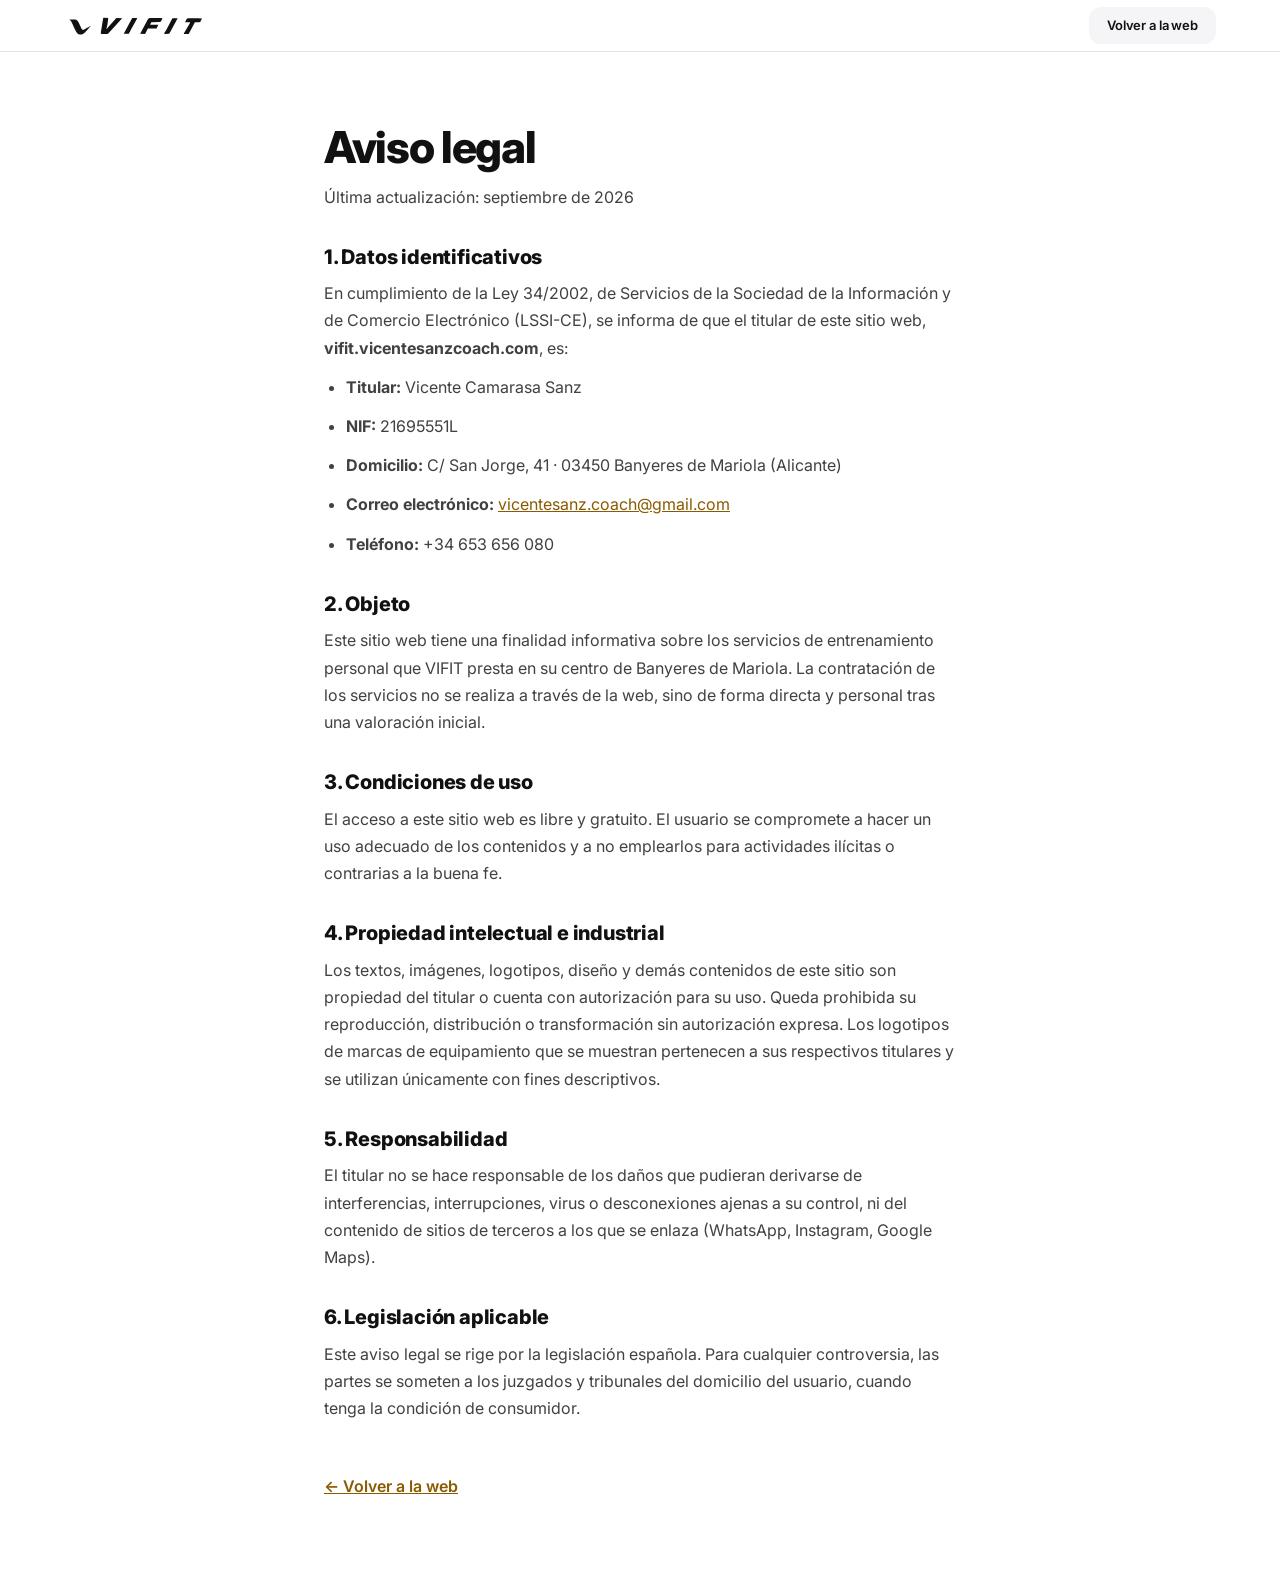
<file: aviso-legal.html>
<!DOCTYPE html>
<html lang="es">
<head>
  <meta charset="UTF-8">
  <meta name="viewport" content="width=device-width, initial-scale=1.0">
  <link rel="icon" type="image/x-icon" href="/favicon.ico">
  <link rel="icon" type="image/png" sizes="32x32" href="/favicon-32x32.png">
  <link rel="apple-touch-icon" sizes="180x180" href="/apple-touch-icon.png">
  <meta name="theme-color" content="#111111">
  <title>Aviso legal · VIFIT</title>
  <meta name="description" content="Aviso legal de la web de VIFIT, centro de entrenamiento personal en Banyeres de Mariola.">
  <link rel="canonical" href="https://vifit.vicentesanzcoach.com/aviso-legal.html">
  <link rel="preconnect" href="https://fonts.googleapis.com">
  <link rel="preconnect" href="https://fonts.gstatic.com" crossorigin>
  <link href="https://fonts.googleapis.com/css2?family=Inter:wght@400;500;600;700;800&family=Barlow+Condensed:ital,wght@1,800&display=swap" rel="stylesheet">
  <link rel="stylesheet" href="styles.css">
</head>
<body>
  <nav class="nav is-scrolled" id="nav">
    <div class="nav__inner">
      <a href="index.html" class="nav__logo" aria-label="VIFIT — Inicio">
        <img src="img/vifit-rotulo-isotipo-negro.svg" alt="VIFIT" class="nav__logo-img">
      </a>
      <a href="index.html" class="btn btn--secondary nav__cta">Volver a la web</a>
    </div>
  </nav>

  <main class="legal">
    <div class="container container--narrow">
      <h1 class="legal__title">Aviso legal</h1>
      <p class="legal__updated">Última actualización: septiembre de 2026</p>

      <h2>1. Datos identificativos</h2>
      <p>En cumplimiento de la Ley 34/2002, de Servicios de la Sociedad de la Información y de Comercio Electrónico (LSSI-CE), se informa de que el titular de este sitio web, <strong>vifit.vicentesanzcoach.com</strong>, es:</p>
      <ul>
        <li><strong>Titular:</strong> Vicente Camarasa Sanz</li>
        <li><strong>NIF:</strong> 21695551L</li>
        <li><strong>Domicilio:</strong> C/ San Jorge, 41 · 03450 Banyeres de Mariola (Alicante)</li>
        <li><strong>Correo electrónico:</strong> <a href="mailto:vicentesanz.coach@gmail.com">vicentesanz.coach@gmail.com</a></li>
        <li><strong>Teléfono:</strong> +34 653 656 080</li>
      </ul>

      <h2>2. Objeto</h2>
      <p>Este sitio web tiene una finalidad informativa sobre los servicios de entrenamiento personal que VIFIT presta en su centro de Banyeres de Mariola. La contratación de los servicios no se realiza a través de la web, sino de forma directa y personal tras una valoración inicial.</p>

      <h2>3. Condiciones de uso</h2>
      <p>El acceso a este sitio web es libre y gratuito. El usuario se compromete a hacer un uso adecuado de los contenidos y a no emplearlos para actividades ilícitas o contrarias a la buena fe.</p>

      <h2>4. Propiedad intelectual e industrial</h2>
      <p>Los textos, imágenes, logotipos, diseño y demás contenidos de este sitio son propiedad del titular o cuenta con autorización para su uso. Queda prohibida su reproducción, distribución o transformación sin autorización expresa. Los logotipos de marcas de equipamiento que se muestran pertenecen a sus respectivos titulares y se utilizan únicamente con fines descriptivos.</p>

      <h2>5. Responsabilidad</h2>
      <p>El titular no se hace responsable de los daños que pudieran derivarse de interferencias, interrupciones, virus o desconexiones ajenas a su control, ni del contenido de sitios de terceros a los que se enlaza (WhatsApp, Instagram, Google Maps).</p>

      <h2>6. Legislación aplicable</h2>
      <p>Este aviso legal se rige por la legislación española. Para cualquier controversia, las partes se someten a los juzgados y tribunales del domicilio del usuario, cuando tenga la condición de consumidor.</p>

      <a href="index.html" class="legal__back">← Volver a la web</a>
    </div>
  </main>

</body>
</html>
</file>
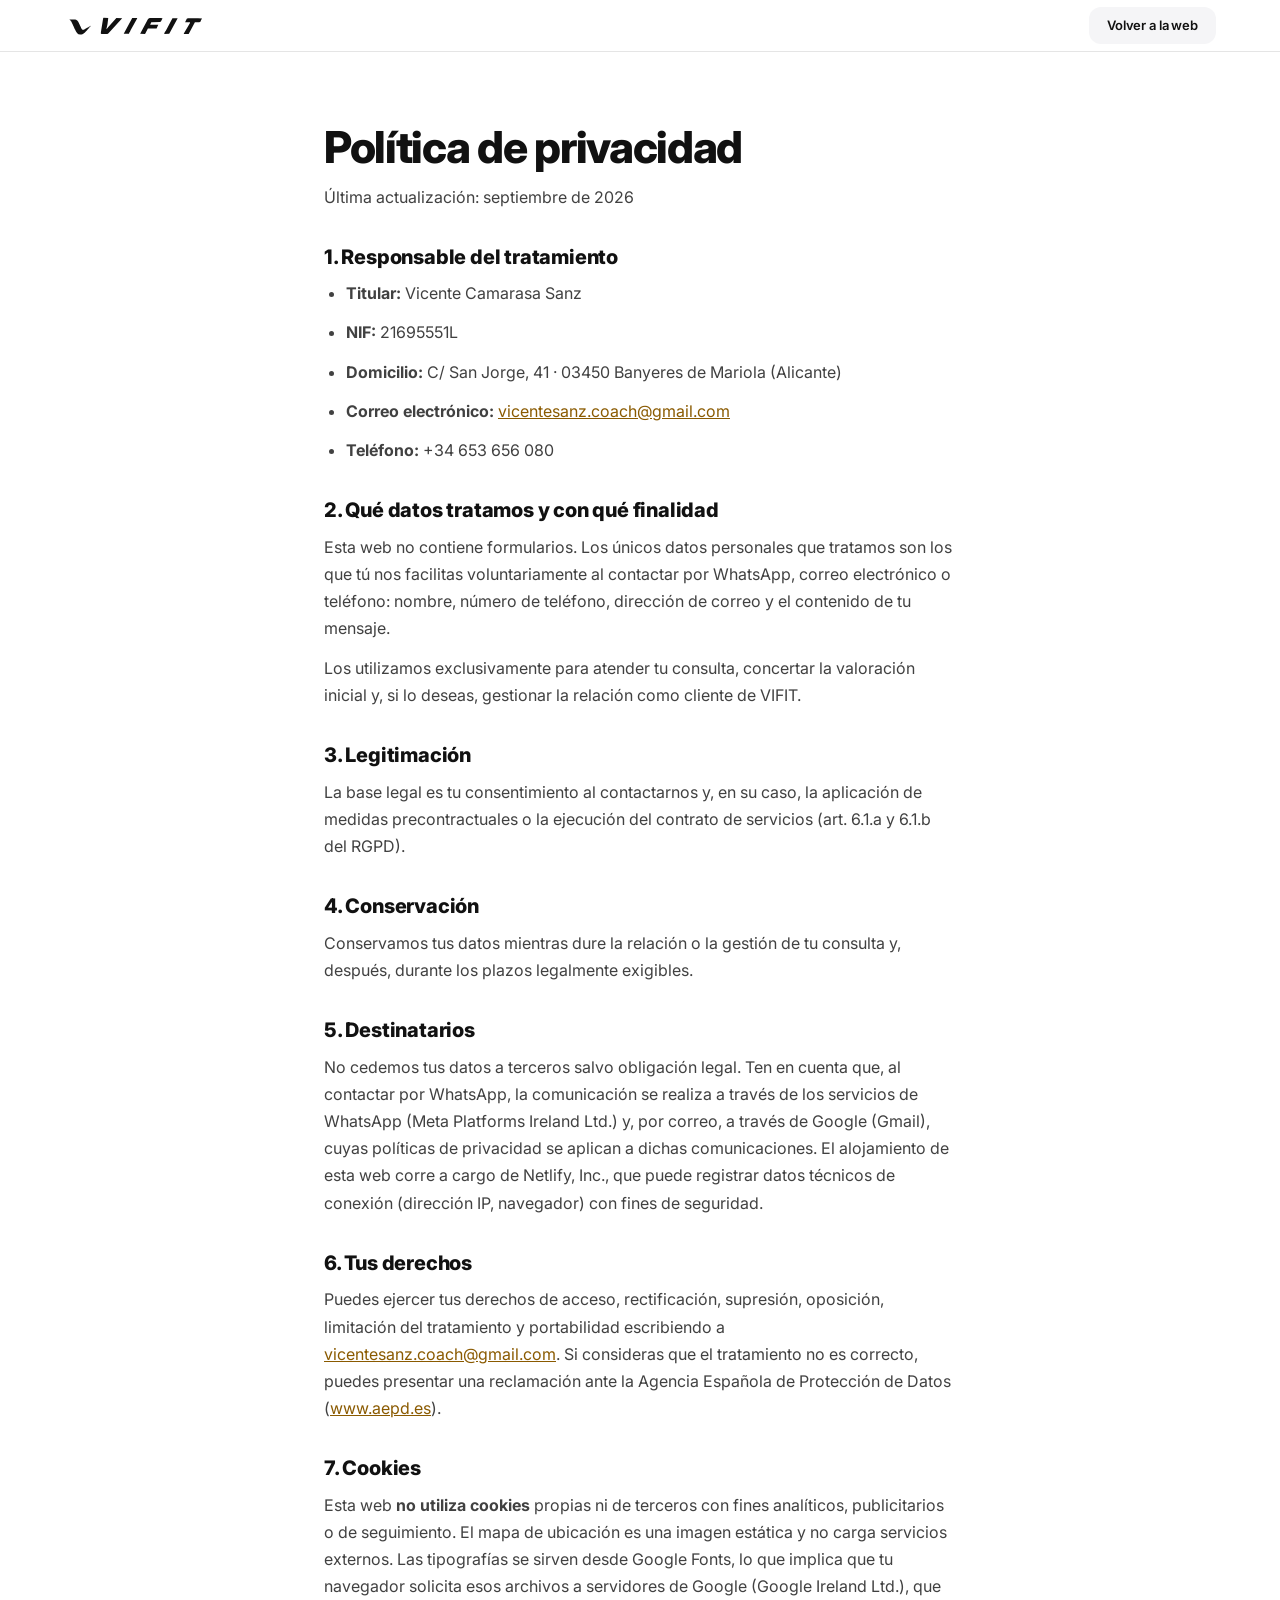
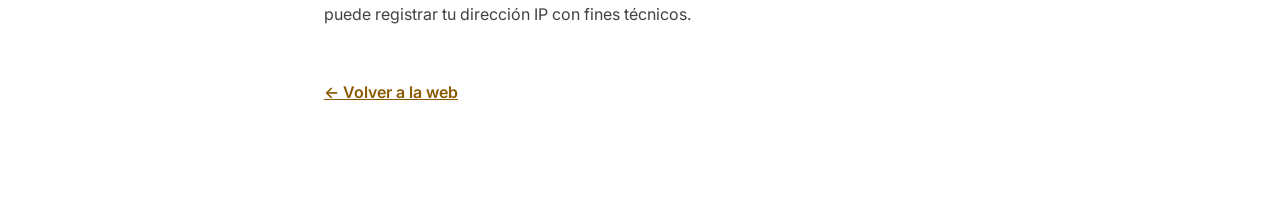
<file: privacidad.html>
<!DOCTYPE html>
<html lang="es">
<head>
  <meta charset="UTF-8">
  <meta name="viewport" content="width=device-width, initial-scale=1.0">
  <link rel="icon" type="image/x-icon" href="/favicon.ico">
  <link rel="icon" type="image/png" sizes="32x32" href="/favicon-32x32.png">
  <link rel="apple-touch-icon" sizes="180x180" href="/apple-touch-icon.png">
  <meta name="theme-color" content="#111111">
  <title>Política de privacidad · VIFIT</title>
  <meta name="description" content="Política de privacidad y cookies de la web de VIFIT.">
  <link rel="canonical" href="https://vifit.vicentesanzcoach.com/privacidad.html">
  <link rel="preconnect" href="https://fonts.googleapis.com">
  <link rel="preconnect" href="https://fonts.gstatic.com" crossorigin>
  <link href="https://fonts.googleapis.com/css2?family=Inter:wght@400;500;600;700;800&family=Barlow+Condensed:ital,wght@1,800&display=swap" rel="stylesheet">
  <link rel="stylesheet" href="styles.css">
</head>
<body>
  <nav class="nav is-scrolled" id="nav">
    <div class="nav__inner">
      <a href="index.html" class="nav__logo" aria-label="VIFIT — Inicio">
        <img src="img/vifit-rotulo-isotipo-negro.svg" alt="VIFIT" class="nav__logo-img">
      </a>
      <a href="index.html" class="btn btn--secondary nav__cta">Volver a la web</a>
    </div>
  </nav>

  <main class="legal">
    <div class="container container--narrow">
      <h1 class="legal__title">Política de privacidad</h1>
      <p class="legal__updated">Última actualización: septiembre de 2026</p>

      <h2>1. Responsable del tratamiento</h2>
      <ul>
        <li><strong>Titular:</strong> Vicente Camarasa Sanz</li>
        <li><strong>NIF:</strong> 21695551L</li>
        <li><strong>Domicilio:</strong> C/ San Jorge, 41 · 03450 Banyeres de Mariola (Alicante)</li>
        <li><strong>Correo electrónico:</strong> <a href="mailto:vicentesanz.coach@gmail.com">vicentesanz.coach@gmail.com</a></li>
        <li><strong>Teléfono:</strong> +34 653 656 080</li>
      </ul>

      <h2>2. Qué datos tratamos y con qué finalidad</h2>
      <p>Esta web no contiene formularios. Los únicos datos personales que tratamos son los que tú nos facilitas voluntariamente al contactar por WhatsApp, correo electrónico o teléfono: nombre, número de teléfono, dirección de correo y el contenido de tu mensaje.</p>
      <p>Los utilizamos exclusivamente para atender tu consulta, concertar la valoración inicial y, si lo deseas, gestionar la relación como cliente de VIFIT.</p>

      <h2>3. Legitimación</h2>
      <p>La base legal es tu consentimiento al contactarnos y, en su caso, la aplicación de medidas precontractuales o la ejecución del contrato de servicios (art. 6.1.a y 6.1.b del RGPD).</p>

      <h2>4. Conservación</h2>
      <p>Conservamos tus datos mientras dure la relación o la gestión de tu consulta y, después, durante los plazos legalmente exigibles.</p>

      <h2>5. Destinatarios</h2>
      <p>No cedemos tus datos a terceros salvo obligación legal. Ten en cuenta que, al contactar por WhatsApp, la comunicación se realiza a través de los servicios de WhatsApp (Meta Platforms Ireland Ltd.) y, por correo, a través de Google (Gmail), cuyas políticas de privacidad se aplican a dichas comunicaciones. El alojamiento de esta web corre a cargo de Netlify, Inc., que puede registrar datos técnicos de conexión (dirección IP, navegador) con fines de seguridad.</p>

      <h2>6. Tus derechos</h2>
      <p>Puedes ejercer tus derechos de acceso, rectificación, supresión, oposición, limitación del tratamiento y portabilidad escribiendo a <a href="mailto:vicentesanz.coach@gmail.com">vicentesanz.coach@gmail.com</a>. Si consideras que el tratamiento no es correcto, puedes presentar una reclamación ante la Agencia Española de Protección de Datos (<a href="https://www.aepd.es" target="_blank" rel="noopener">www.aepd.es</a>).</p>

      <h2>7. Cookies</h2>
      <p>Esta web <strong>no utiliza cookies</strong> propias ni de terceros con fines analíticos, publicitarios o de seguimiento. El mapa de ubicación es una imagen estática y no carga servicios externos. Las tipografías se sirven desde Google Fonts, lo que implica que tu navegador solicita esos archivos a servidores de Google (Google Ireland Ltd.), que puede registrar tu dirección IP con fines técnicos.</p>

      <a href="index.html" class="legal__back">← Volver a la web</a>
    </div>
  </main>

</body>
</html>
</file>
<file: styles.css>
/* ═══════════════════════════════════════════════════════════════
   VIFIT — Stylesheet
   Estética Apple minimalista
═══════════════════════════════════════════════════════════════ */

/* ─── Custom Properties ─────────────────────────────────────── */
:root {
  --white:       #ffffff;
  --black:       #111111;
  --gray-light:  #f5f5f7;
  --gray-mid:    #86868b;
  --gray-border: #d2d2d7;
  --night:       #111111;

  /* Dorado corporativo del manual VIFIT (#F4A000) */
  --color-accent-premium:       #F4A000;
  --color-accent-premium-soft:  rgba(244, 160, 0, 0.15);
  --color-accent-premium-light: #FFB733;
  --color-accent-premium-hover: #DB9000;
  /* Dorado oscuro para texto e iconos sobre fondos claros (WCAG AA) */
  --color-accent-premium-dark:  #8a5a00;

  --font-title:   'Inter', -apple-system, BlinkMacSystemFont, sans-serif;
  --font-body:    'Inter', -apple-system, BlinkMacSystemFont, sans-serif;
  --font-display: 'Barlow Condensed', 'Arial Narrow', Impact, sans-serif;

  --nav-h: 52px;
  --section-pad: 100px;
  --radius-btn: 980px;
  --radius-card: 18px;

  --ease: cubic-bezier(0.4, 0, 0.2, 1);
}

/* ─── Reset ──────────────────────────────────────────────────── */
*, *::before, *::after { box-sizing: border-box; margin: 0; padding: 0; }

html {
  scroll-behavior: smooth;
  -webkit-text-size-adjust: 100%;
}

body {
  font-family: var(--font-body);
  font-weight: 400;
  color: var(--black);
  background: var(--white);
  line-height: 1.6;
  overflow-x: hidden;
}

img, svg { display: block; max-width: 100%; }
picture { display: contents; }

a { color: inherit; text-decoration: none; }

ul { list-style: none; }

/* ─── Typography Scale ───────────────────────────────────────── */
h1, h2, h3, h4 {
  font-family: var(--font-title);
  font-weight: 800;
  line-height: 1.08;
  letter-spacing: -0.02em;
  color: var(--black);
}

p {
  font-family: var(--font-body);
  font-weight: 400;
  color: var(--gray-mid);
  line-height: 1.7;
}

/* ─── Layout ─────────────────────────────────────────────────── */
.container {
  max-width: 980px;
  margin: 0 auto;
  padding: 0 24px;
}

.container--narrow {
  max-width: 680px;
}

.section {
  padding: var(--section-pad) 0;
}

/* ─── Eyebrow (pill) ─────────────────────────────────────────── */
.eyebrow {
  display: inline-block;
  background: var(--color-accent-premium-soft);
  color: var(--color-accent-premium-dark);
  font-family: var(--font-body);
  font-weight: 600;
  font-size: 12px;
  letter-spacing: 0.12em;
  text-transform: uppercase;
  padding: 7px 16px;
  border-radius: var(--radius-btn);
  margin-bottom: 24px;
}

.eyebrow--dark {
  background: var(--color-accent-premium-soft);
  color: var(--color-accent-premium-light);
}

/* ─── Section Text ───────────────────────────────────────────── */
.section__title {
  font-size: clamp(32px, 5vw, 52px);
  letter-spacing: -0.03em;
  margin-bottom: 20px;
  color: var(--black);
}

.section__sub {
  font-size: 17px;
  font-weight: 400;
  max-width: 480px;
  color: var(--gray-mid);
  line-height: 1.7;
  margin-bottom: 56px;
}

/* ─── Buttons ────────────────────────────────────────────────── */
.btn {
  display: inline-flex;
  align-items: center;
  justify-content: center;
  gap: 6px;
  border-radius: 12px;
  font-family: var(--font-title);
  font-weight: 600;
  font-size: 15px;
  letter-spacing: -0.01em;
  padding: 13px 24px;
  cursor: pointer;
  border: none;
  transition: background 0.2s var(--ease), color 0.2s var(--ease),
              opacity 0.2s var(--ease), transform 0.15s var(--ease);
  white-space: nowrap;
  text-decoration: none;
}

.btn:active { transform: scale(0.97); }

.btn--primary {
  background: var(--color-accent-premium);
  color: var(--black);
}
.btn--primary:hover { background: var(--color-accent-premium-hover); }

.btn--secondary {
  background: var(--gray-light);
  color: var(--black);
}
.btn--secondary:hover { background: #e8e8ed; }

.btn--dark {
  background: var(--black);
  color: var(--white);
}
.btn--dark:hover { background: #2d2d2f; }

.btn--outline-white {
  background: transparent;
  color: var(--white);
  border: 1.5px solid rgba(255,255,255,0.4);
}
.btn--outline-white:hover { border-color: rgba(255,255,255,0.8); }

/* ─── Reveal Animation ───────────────────────────────────────── */
.reveal {
  opacity: 0;
  transform: translateY(28px);
  transition: opacity 0.7s var(--ease), transform 0.7s var(--ease);
}
.reveal.is-visible {
  opacity: 1;
  transform: translateY(0);
}

/* ════════════════════════════════════════════════════════════════
   NAV
════════════════════════════════════════════════════════════════ */
.nav {
  position: fixed;
  top: 0;
  left: 0;
  right: 0;
  z-index: 1000;
  height: var(--nav-h);
  background: rgba(255, 255, 255, 0.85);
  backdrop-filter: saturate(180%) blur(20px);
  -webkit-backdrop-filter: saturate(180%) blur(20px);
  border-bottom: 1px solid rgba(0, 0, 0, 0.06);
  transition: background 0.3s ease, border-color 0.3s ease;
}

.nav.is-scrolled {
  background: rgba(255, 255, 255, 0.92);
  border-bottom-color: rgba(0, 0, 0, 0.1);
}

.nav__inner {
  max-width: 1200px;
  margin: 0 auto;
  padding: 0 24px;
  height: 100%;
  display: flex;
  align-items: center;
  gap: 40px;
}

.nav__logo {
  display: inline-flex;
  align-items: center;
  gap: 10px;
  flex-shrink: 0;
  color: var(--black);
  text-decoration: none;
}

.nav__logo-img {
  height: 32px;
  width: auto;
  display: block;
  transition: opacity 0.3s ease;
}

.nav__logo:hover .nav__logo-img {
  opacity: 0.8;
}

.nav__menu {
  display: flex;
  align-items: center;
  gap: 32px;
  flex: 1;
  justify-content: center;
}

.nav__link {
  font-family: var(--font-title);
  font-weight: 400;
  font-size: 13px;
  color: var(--black);
  opacity: 0.8;
  transition: opacity 0.2s;
}
.nav__link:hover { opacity: 1; }

.nav__cta {
  margin-left: auto;
  flex-shrink: 0;
  font-size: 13px;
  padding: 8px 18px;
}

.nav__burger {
  display: none;
  flex-direction: column;
  gap: 5px;
  background: none;
  border: none;
  cursor: pointer;
  padding: 4px;
  margin-left: auto;
}
.nav__burger span {
  display: block;
  width: 22px;
  height: 1.5px;
  background: var(--black);
  transition: transform 0.3s var(--ease), opacity 0.3s;
}
.nav__burger.is-open span:nth-child(1) { transform: translateY(6.5px) rotate(45deg); }
.nav__burger.is-open span:nth-child(2) { opacity: 0; }
.nav__burger.is-open span:nth-child(3) { transform: translateY(-6.5px) rotate(-45deg); }

/* ════════════════════════════════════════════════════════════════
   HERO
════════════════════════════════════════════════════════════════ */
.hero {
  background: var(--white);
  padding: 100px 24px 40px;
  display: flex;
  align-items: center;
  justify-content: center;
}

.hero__container {
  max-width: 1280px;
  width: 100%;
  margin: 0 auto;
}

.hero__title {
  font-family: var(--font-display);
  font-weight: 800;
  font-style: italic;
  text-transform: uppercase;
  font-size: clamp(44px, 8vw, 96px);
  letter-spacing: 0.01em;
  line-height: 0.95;
  text-align: center;
  color: var(--black);
  margin: 0 0 20px;
}

.hero__subtitle {
  font-family: var(--font-body);
  font-weight: 500;
  font-size: clamp(15px, 1.8vw, 18px);
  color: var(--gray-mid);
  text-align: center;
  margin: 0 0 40px;
}

.hero__title-line {
  display: block;
}
.hero__title-line--1 { color: var(--black); }
.hero__title-line--2 { color: var(--color-accent-premium); margin-top: 0.25em; }

.hero__card {
  position: relative;
  border-radius: 32px;
  overflow: hidden;
  background:
    linear-gradient(rgba(0, 0, 0, 0.12), rgba(0, 0, 0, 0.08)),
    url('img/portada.jpg') center 22% / cover no-repeat;
  background-image:
    linear-gradient(rgba(0, 0, 0, 0.12), rgba(0, 0, 0, 0.08)),
    image-set(url('img/portada-1280.webp') type('image/webp'), url('img/portada.jpg') type('image/jpeg'));
  background-position: center 22%;
  background-size: cover;
  background-repeat: no-repeat;
  min-height: 480px;
  box-shadow: 0 20px 60px rgba(0, 0, 0, 0.15);
}

/* CTA + estado de plazas bajo la fachada */
.hero__status {
  display: flex;
  flex-direction: column;
  align-items: center;
  gap: 14px;
  margin: 32px 0 0;
}

.hero__cta { font-size: 17px; padding: 15px 34px; }

.hero__note {
  display: inline-flex;
  align-items: center;
  gap: 8px;
  font-family: var(--font-body);
  font-weight: 500;
  font-size: 13px;
  letter-spacing: 0.04em;
  text-transform: uppercase;
  color: var(--gray-mid);
  margin: 0;
}
.hero__note--closed { color: #b91c1c; }
.hero__note--closed .status-dot { background: #dc2626; box-shadow: none; animation: none; }

/* Entrance — fade-up */
.hero__title-line--1,
.hero__title-line--2,
.hero__card {
  opacity: 0;
  transform: translateY(20px);
  animation: heroFadeUp 0.8s cubic-bezier(0.4, 0, 0.2, 1) forwards;
}
.hero__title-line--1 { animation-delay: 0.1s; }
.hero__title-line--2 { animation-delay: 0.3s; }
.hero__card         { animation-delay: 0.5s; }

@keyframes heroFadeUp {
  to { opacity: 1; transform: translateY(0); }
}

@media (prefers-reduced-motion: reduce) {
  .hero__title-line--1,
  .hero__title-line--2,
  .hero__card {
    animation: none;
    opacity: 1;
    transform: none;
  }
}

/* ─── Punto de estado (plazas) ────────────────────────────── */
.status-dot {
  width: 8px;
  height: 8px;
  border-radius: 50%;
  background: var(--color-accent-premium);
  box-shadow: 0 0 0 0 rgba(244, 160, 0, 0.6);
  animation: pulse-gold 2s infinite;
}

@keyframes pulse-gold {
  0%   { box-shadow: 0 0 0 0 rgba(244, 160, 0, 0.6); }
  70%  { box-shadow: 0 0 0 8px rgba(244, 160, 0, 0); }
  100% { box-shadow: 0 0 0 0 rgba(244, 160, 0, 0); }
}

@media (prefers-reduced-motion: reduce) {
  .status-dot { animation: none; }
}

/* ════════════════════════════════════════════════════════════════
   MÉTODO VIFIT
════════════════════════════════════════════════════════════════ */
.metodo {
  background: var(--white);
  padding: 120px 0;
}

.metodo .eyebrow {
  display: block;
  width: fit-content;
  margin-left: auto;
  margin-right: auto;
}

.metodo__title {
  font-family: var(--font-title);
  font-weight: 800;
  font-size: clamp(36px, 6vw, 64px);
  letter-spacing: -0.03em;
  line-height: 1.05;
  text-align: center;
  max-width: 900px;
  margin: 0 auto 28px;
}
.metodo__title-line1 { display: block; color: var(--black); }
.metodo__title-line2 { display: block; color: var(--color-accent-premium); margin-top: 0.5em; }
.metodo__title-line1.reveal { transition-delay: 0s; }
.metodo__title-line2.reveal { transition-delay: 0.4s; }

.metodo__lead {
  font-family: var(--font-title);
  font-weight: 700;
  font-size: clamp(17px, 2vw, 19px);
  line-height: 1.5;
  letter-spacing: -0.01em;
  color: var(--black);
  max-width: 720px;
  margin: 0 auto;
  text-align: center;
}

.metodo__lead-sub {
  font-family: var(--font-body);
  font-weight: 400;
  font-size: clamp(15px, 1.8vw, 17px);
  line-height: 1.7;
  color: var(--gray-mid);
  max-width: 720px;
  margin: 16px auto 0;
  text-align: center;
}

.metodo__separator {
  max-width: 980px;
  margin: 96px auto 0;
}

.metodo__divider {
  display: block;
  width: 100%;
  height: 0.5px;
  background: rgba(0, 0, 0, 0.1);
}

.metodo__pillars-heading {
  margin: 64px auto 0;
  max-width: 700px;
  text-align: center;
}

.metodo__pillars-title {
  font-family: var(--font-title);
  font-weight: 700;
  font-size: clamp(28px, 4.5vw, 44px);
  letter-spacing: -0.025em;
  line-height: 1.15;
  color: var(--black);
  margin: 0;
}

.metodo__pillars-sub {
  font-family: var(--font-body);
  font-weight: 400;
  font-size: clamp(16px, 2vw, 19px);
  line-height: 1.5;
  color: var(--gray-mid);
  max-width: 600px;
  margin: 12px auto 0;
}

.metodo__separator + .metodo__pillars { margin-top: 64px; }

.metodo__pillars {
  list-style: none;
  padding: 0;
  margin: 80px 0 0;
}

.metodo__pillar {
  display: grid;
  grid-template-columns: 15fr 22fr 40fr 28fr;
  column-gap: 32px;
  padding: 24px 32px;
  border-left: 3px solid transparent;
  border-radius: 0 16px 16px 0;
  cursor: pointer;
  align-items: start;
  transition:
    opacity 0.7s cubic-bezier(0.4, 0, 0.2, 1) calc(var(--i, 0) * 0.08s),
    transform 0.7s cubic-bezier(0.4, 0, 0.2, 1) calc(var(--i, 0) * 0.08s),
    background-color 0.4s cubic-bezier(0.4, 0, 0.2, 1),
    border-left-color 0.4s cubic-bezier(0.4, 0, 0.2, 1);
}
.metodo__pillar:nth-child(1) { --i: 0; }
.metodo__pillar:nth-child(2) { --i: 1; }
.metodo__pillar:nth-child(3) { --i: 2; }
.metodo__pillar:nth-child(4) { --i: 3; }
.metodo__pillar:nth-child(5) { --i: 4; }
.metodo__pillar:not(:last-child) {
  border-bottom: 0.5px solid rgba(0, 0, 0, 0.08);
}

.metodo__pillar-num {
  display: block;
  font-family: var(--font-title);
  font-weight: 800;
  font-size: clamp(48px, 6vw, 96px);
  letter-spacing: -0.04em;
  line-height: 1;
  color: #d2d2d7;
  text-align: left;
  transition:
    color 0.4s cubic-bezier(0.4, 0, 0.2, 1),
    transform 0.4s cubic-bezier(0.4, 0, 0.2, 1);
  transform-origin: left center;
}

.metodo__pillar-head {
  display: flex;
  flex-direction: column;
  gap: 14px;
}

.metodo__pillar-icon {
  display: inline-flex;
  width: 24px;
  height: 24px;
  color: var(--black);
}
.metodo__pillar-icon svg { width: 100%; height: 100%; }

.metodo__pillar-name {
  font-family: var(--font-title);
  font-weight: 800;
  font-size: clamp(24px, 3vw, 32px);
  letter-spacing: -0.02em;
  line-height: 1.2;
  color: var(--black);
  margin: 0;
  transition:
    color 0.4s cubic-bezier(0.4, 0, 0.2, 1),
    transform 0.4s cubic-bezier(0.4, 0, 0.2, 1);
}

.metodo__pillar-body {
  font-family: var(--font-body);
  font-weight: 400;
  font-size: 17px;
  line-height: 1.6;
  color: rgba(29, 29, 31, 0.78);
  transition: color 0.4s cubic-bezier(0.4, 0, 0.2, 1);
}
.metodo__pillar-body p { margin: 0 0 14px; color: inherit; }
.metodo__pillar-body p:last-child { margin-bottom: 0; }
.metodo__pillar-body strong {
  font-family: var(--font-title);
  font-weight: 700;
}

.metodo__bullets {
  list-style: none;
  padding: 0;
  margin: 14px 0;
}
.metodo__bullets li {
  position: relative;
  padding-left: 18px;
  margin-bottom: 10px;
  color: inherit;
  line-height: 1.6;
}
.metodo__bullets li:last-child { margin-bottom: 0; }
.metodo__bullets li::before {
  content: '';
  position: absolute;
  left: 0;
  top: 12px;
  width: 8px;
  height: 1.5px;
  background: currentColor;
  border-radius: 1px;
}

.metodo__pillar-media {
  border-radius: 16px;
  overflow: hidden;
  height: 280px;
  position: relative;
}
.metodo__pillar-media img {
  width: 100%;
  height: 100%;
  object-fit: cover;
  display: block;
  transition: transform 0.6s cubic-bezier(0.4, 0, 0.2, 1);
}

@media (hover: hover) {
  .metodo__pillar:hover {
    background-color: #fafafa;
    border-left-color: var(--color-accent-premium);
  }
  .metodo__pillar:hover .metodo__pillar-num {
    color: var(--color-accent-premium);
    transform: scale(1.08);
  }
  .metodo__pillar:hover .metodo__pillar-name {
    transform: translateX(8px);
    color: var(--color-accent-premium);
  }
  .metodo__pillar:hover .metodo__pillar-body {
    color: var(--black);
  }
  .metodo__pillar:hover .metodo__pillar-media img {
    transform: scale(1.05);
  }
}

.metodo__pillar-media--placeholder {
  background: var(--black);
  display: flex;
  align-items: center;
  justify-content: center;
}

.metodo__placeholder-watermark {
  position: absolute;
  top: 50%;
  left: 50%;
  transform: translate(-50%, -50%);
  font-family: 'Arial Black', Arial, sans-serif;
  font-weight: 900;
  font-style: italic;
  font-size: clamp(70px, 9vw, 130px);
  letter-spacing: -0.02em;
  color: rgba(255, 255, 255, 0.05);
  line-height: 1;
  white-space: nowrap;
  pointer-events: none;
  user-select: none;
}

.metodo__placeholder-text {
  position: relative;
  font-family: var(--font-body);
  font-weight: 400;
  font-size: 13px;
  letter-spacing: 0.1em;
  text-transform: uppercase;
  color: rgba(255, 255, 255, 0.4);
}

/* ════════════════════════════════════════════════════════════════
   PARA QUIÉN
════════════════════════════════════════════════════════════════ */
.pq__grid {
  display: grid;
  grid-template-columns: repeat(3, 1fr);
  gap: 16px;
}

.pq__card {
  background: var(--gray-light);
  border-radius: var(--radius-card);
  padding: 40px 28px;
  transition-delay: calc(var(--i, 0) * 0.1s);
}
.pq__card:nth-child(1) { --i: 0; }
.pq__card:nth-child(2) { --i: 1; }
.pq__card:nth-child(3) { --i: 2; }
.pq__card:nth-child(4) { --i: 3; }

.pq__icon {
  width: 56px;
  height: 56px;
  border-radius: 50%;
  background: var(--color-accent-premium-soft);
  color: var(--color-accent-premium-dark);
  display: flex;
  align-items: center;
  justify-content: center;
  margin-bottom: 24px;
}
.pq__icon svg { width: 26px; height: 26px; }

.pq__title {
  font-size: 19px;
  font-weight: 700;
  margin-bottom: 12px;
  color: var(--black);
}

.pq__text {
  font-size: 14px;
  font-weight: 400;
  line-height: 1.65;
  color: var(--gray-mid);
}

/* ════════════════════════════════════════════════════════════════
   STATS
════════════════════════════════════════════════════════════════ */
.stats {
  background: var(--night);
  padding: 72px 0;
}

.stats .eyebrow {
  display: block;
  width: fit-content;
  margin-left: auto;
  margin-right: auto;
}

.stats__title {
  font-size: clamp(26px, 3.6vw, 38px);
  letter-spacing: -0.03em;
  color: var(--white);
  text-align: center;
  margin-bottom: 40px;
}

.stats__grid {
  display: grid;
  grid-template-columns: repeat(4, 1fr);
  gap: 1px;
  background: rgba(255,255,255,0.06);
  border-radius: var(--radius-card);
  overflow: hidden;
}

.stats__note {
  font-family: var(--font-body);
  font-weight: 400;
  font-size: 14px;
  color: rgba(255,255,255,0.4);
  text-align: center;
  margin-top: 32px;
}

.stats__item {
  background: var(--night);
  padding: 48px 24px;
  display: flex;
  flex-direction: column;
  align-items: center;
  text-align: center;
  transition-delay: calc(var(--i, 0) * 0.12s);
}
.stats__item:nth-child(1) { --i: 0; }
.stats__item:nth-child(2) { --i: 1; }
.stats__item:nth-child(3) { --i: 2; }
.stats__item:nth-child(4) { --i: 3; }

.stats__num {
  font-family: var(--font-title);
  font-weight: 800;
  font-size: clamp(36px, 5vw, 52px);
  letter-spacing: -0.03em;
  color: var(--white);
  line-height: 1;
  margin-bottom: 12px;
}

.stats__label {
  font-family: var(--font-body);
  font-weight: 400;
  font-size: 13px;
  line-height: 1.55;
  color: rgba(255,255,255,0.45);
  text-align: center;
}

/* Subtítulo que separa la trayectoria del grid de stats */
.stats__subheading {
  text-align: center;
  margin-top: 56px;
  padding-top: 40px;
  border-top: 0.5px solid rgba(255,255,255,0.1);
}

.stats__subheading-label {
  display: block;
  font-family: var(--font-body);
  font-weight: 600;
  font-size: 11px;
  letter-spacing: 0.14em;
  text-transform: uppercase;
  color: var(--color-accent-premium-light);
  margin-bottom: 10px;
}

.stats__subtitle {
  font-family: var(--font-title);
  font-weight: 700;
  font-size: clamp(20px, 2.6vw, 26px);
  letter-spacing: -0.02em;
  line-height: 1.2;
  color: var(--white);
  margin: 0;
}

/* Tarjeta destacada bajo el subtítulo: experiencia, personas y permanencia */
.stats__highlight {
  display: grid;
  grid-template-columns: repeat(3, 1fr);
  gap: 24px;
  margin-top: 24px;
  padding: 40px 32px;
  background: rgba(255,255,255,0.04);
  border: 0.5px solid rgba(255,255,255,0.1);
  border-radius: var(--radius-card);
}

.stats__hl-item {
  display: flex;
  flex-direction: column;
  align-items: center;
  text-align: center;
}

.stats__hl-num {
  font-family: var(--font-title);
  font-weight: 800;
  font-size: clamp(32px, 4vw, 44px);
  letter-spacing: -0.03em;
  line-height: 1;
  color: var(--color-accent-premium);
  margin-bottom: 10px;
}

.stats__hl-label {
  font-family: var(--font-body);
  font-weight: 400;
  font-size: 13px;
  line-height: 1.55;
  color: rgba(255,255,255,0.6);
}

/* Stat sin cifra: texto potente en 2 líneas (con ∞ arriba para alinear con el resto) */
.stats__label--strong {
  font-family: var(--font-title);
  font-weight: 600;
  font-size: 13px;
  letter-spacing: 0.08em;
  text-transform: uppercase;
  line-height: 1.5;
  color: rgba(255,255,255,0.85);
}

/* ════════════════════════════════════════════════════════════════
   BLOQUE FUSIONADO EN MÉTODO ("No es un gimnasio. Es tu equipo.")
════════════════════════════════════════════════════════════════ */
.metodo__closing {
  margin-top: 96px;
  padding-top: 80px;
  border-top: 0.5px solid rgba(0, 0, 0, 0.08);
}

.metodo__closing-title {
  font-family: var(--font-title);
  font-weight: 800;
  font-size: clamp(32px, 5vw, 56px);
  letter-spacing: -0.025em;
  line-height: 1.1;
  color: var(--black);
  text-align: center;
  margin: 0 auto 56px;
  max-width: 760px;
}

.metodo__closing .check__list {
  display: grid;
  grid-template-columns: repeat(2, 1fr);
  column-gap: 48px;
  row-gap: 32px;
}

.check__list {
  display: flex;
  flex-direction: column;
  gap: 28px;
}

.check__item {
  display: flex;
  gap: 16px;
  align-items: flex-start;
}

.check__icon {
  flex-shrink: 0;
  width: 20px;
  height: 20px;
  margin-top: 2px;
}
.check__icon svg { width: 100%; height: 100%; }

.check__item strong {
  display: block;
  font-family: var(--font-title);
  font-weight: 600;
  font-size: 16px;
  color: var(--black);
  margin-bottom: 5px;
}

.check__item p {
  font-size: 14px;
  font-weight: 400;
  line-height: 1.6;
  color: var(--gray-mid);
  margin: 0;
}

/* ════════════════════════════════════════════════════════════════
   FRASE DE IMPACTO
════════════════════════════════════════════════════════════════ */
.statement {
  background: var(--black);
  padding: 96px 0;
  text-align: center;
}

.statement__text {
  font-family: var(--font-display);
  font-weight: 800;
  font-style: italic;
  text-transform: uppercase;
  font-size: clamp(34px, 6.5vw, 76px);
  line-height: 1;
  letter-spacing: 0.01em;
  color: var(--white);
  max-width: 1000px;
  margin: 0 auto;
}
.statement__accent { color: var(--color-accent-premium); }

/* ════════════════════════════════════════════════════════════════
   INSTALACIONES
════════════════════════════════════════════════════════════════ */
.instalaciones {
  padding: 140px 0;
  background: var(--white);
}

.instalaciones .eyebrow {
  display: block;
  width: fit-content;
  margin-left: auto;
  margin-right: auto;
}

.instalaciones .section__title {
  text-align: center;
  margin-bottom: 28px;
}

.instalaciones__intro {
  font-family: var(--font-body);
  font-weight: 400;
  font-size: 17px;
  line-height: 1.7;
  color: var(--gray-mid);
  max-width: 720px;
  margin: 0 auto 64px;
  text-align: center;
}

.brand-bar {
  background: transparent;
  margin: 56px auto 64px;
  max-width: 1100px;
  text-align: center;
}

.brand-bar__label {
  font-family: var(--font-body);
  font-weight: 500;
  font-size: 12px;
  letter-spacing: 0.18em;
  text-transform: uppercase;
  color: var(--gray-mid);
  margin: 0 0 28px;
}

.brand-bar__logos {
  display: flex;
  align-items: center;
  justify-content: space-around;
  gap: clamp(24px, 4vw, 64px);
  flex-wrap: nowrap;
}

.brand-bar__logo {
  height: 44px;
  width: auto;
  max-width: 160px;
  object-fit: contain;
  transition: transform 0.4s cubic-bezier(0.4, 0, 0.2, 1);
}

.brand-bar__logo[alt*="Rogue"]   { height: 36px; max-width: 140px; }
.brand-bar__logo[alt*="Maniak"]  { height: 50px; }
.brand-bar__logo[alt*="Etenon"]  { height: 58px; }
.brand-bar__logo[alt*="GymLeco"] { height: 54px; }

@media (hover: hover) {
  .brand-bar__logo:hover { transform: scale(1.05); }
}

.instalaciones__features {
  display: grid;
  grid-template-columns: repeat(3, 1fr);
  gap: 16px;
  margin-bottom: 96px;
}

.instalaciones__card {
  background: var(--gray-light);
  border-radius: 20px;
  padding: 32px;
  transition-delay: calc(var(--i, 0) * 0.1s);
}
.instalaciones__card:nth-child(1) { --i: 0; }
.instalaciones__card:nth-child(2) { --i: 1; }
.instalaciones__card:nth-child(3) { --i: 2; }

.instalaciones__icon {
  width: 56px;
  height: 56px;
  border-radius: 50%;
  background: var(--color-accent-premium-soft);
  color: var(--color-accent-premium-dark);
  display: flex;
  align-items: center;
  justify-content: center;
  margin-bottom: 22px;
}
.instalaciones__icon svg { width: 26px; height: 26px; }

.instalaciones__title {
  font-family: var(--font-title);
  font-size: 19px;
  font-weight: 700;
  margin-bottom: 12px;
  color: var(--black);
}

.instalaciones__text {
  font-size: 14px;
  font-weight: 400;
  line-height: 1.65;
  color: var(--gray-mid);
}

.instalaciones__gallery-heading {
  font-family: var(--font-title);
  font-weight: 600;
  font-size: clamp(20px, 2.5vw, 26px);
  letter-spacing: -0.015em;
  color: var(--black);
  text-align: center;
  margin: 0 0 32px;
}

.espacio__grid {
  display: grid;
  grid-template-columns: 1fr 2fr 1fr;
  gap: 16px;
}

.espacio__item {
  margin: 0;
  border-radius: 20px;
  overflow: hidden;
  transition: transform 0.35s var(--ease);
}
.espacio__item:hover { transform: scale(1.02); }

.espacio__item--sq   { aspect-ratio: 1 / 1; }
.espacio__item--wide { aspect-ratio: 2 / 1; }

.espacio__img {
  display: block;
  width: 100%;
  height: 100%;
  object-fit: cover;
  object-position: center;
  cursor: pointer;
}

.instalaciones__closing {
  max-width: 720px;
  margin: 96px auto 0;
  text-align: center;
}

.instalaciones__closing-lead {
  font-family: var(--font-title);
  font-weight: 700;
  font-size: clamp(24px, 3.5vw, 36px);
  letter-spacing: -0.02em;
  line-height: 1.3;
  color: var(--black);
  margin: 0 0 20px;
}

.instalaciones__closing-sub {
  font-family: var(--font-body);
  font-weight: 400;
  font-size: 16px;
  line-height: 1.7;
  color: var(--gray-mid);
  margin: 0;
}

/* ════════════════════════════════════════════════════════════════
   FILOSOFÍA
════════════════════════════════════════════════════════════════ */
.filosofia {
  background: var(--white);
  padding: 140px 0;
  text-align: center;
}

.filosofia__inner {
  max-width: 760px;
  margin: 0 auto;
}

.filosofia .eyebrow {
  margin-bottom: 32px;
}

.filosofia__lead {
  font-family: var(--font-title);
  font-weight: 700;
  font-size: clamp(28px, 4.5vw, 44px);
  letter-spacing: -0.02em;
  line-height: 1.25;
  color: var(--black);
  margin: 0;
}

.filosofia__divider {
  display: block;
  width: 60px;
  height: 0.5px;
  background: rgba(0, 0, 0, 0.12);
  margin: 36px auto;
}

.filosofia__sub {
  font-family: var(--font-title);
  font-weight: 600;
  font-size: clamp(20px, 3.5vw, 32px);
  letter-spacing: -0.015em;
  line-height: 1.35;
  color: rgba(29, 29, 31, 0.85);
  margin: 0 0 32px;
}

.filosofia-firma {
  display: flex;
  align-items: center;
  justify-content: center;
  gap: 20px;
  margin: 48px auto 0;
  max-width: 480px;
}

.filosofia-firma__line {
  flex: 1;
  height: 0.5px;
  background: rgba(0, 0, 0, 0.2);
  max-width: 80px;
}

.filosofia-firma__text {
  font-family: var(--font-body);
  font-weight: 400;
  font-size: 14px;
  color: var(--gray-mid);
  letter-spacing: 0.05em;
  white-space: nowrap;
}

/* Staggered reveal */
.filosofia .eyebrow.reveal  { transition-delay: 0s; }
.filosofia__lead.reveal     { transition-delay: 0.1s; }
.filosofia__sub.reveal      { transition-delay: 0.25s; }
.filosofia-firma.reveal     { transition-delay: 0.4s; }

/* ════════════════════════════════════════════════════════════════
   SOBRE VICENTE
════════════════════════════════════════════════════════════════ */
.vicente {
  background: var(--gray-light);
  padding-top: calc(var(--section-pad) + 24px);
}

.vicente__title {
  font-size: clamp(26px, 4vw, 42px);
}

.vicente__split {
  display: grid;
  grid-template-columns: 1fr 1fr;
  gap: 80px;
  align-items: center;
}

.vicente__content { transition-delay: 0s; }
.vicente__visual   { transition-delay: 0.12s; }

.vicente__bio {
  font-size: 16px;
  font-weight: 400;
  line-height: 1.75;
  color: rgba(29, 29, 31, 0.75);
  margin-bottom: 20px;
}

.vicente__bio:last-of-type { margin-bottom: 36px; }

.vicente__creds {
  display: flex;
  flex-direction: column;
  gap: 16px;
  margin-bottom: 32px;
  padding: 24px;
  background: var(--white);
  border-radius: 12px;
}

.vicente__cred {
  display: flex;
  flex-direction: column;
  gap: 3px;
}

.vicente__cred strong {
  font-family: var(--font-title);
  font-weight: 600;
  font-size: 14px;
  color: var(--black);
}

.vicente__cred span {
  font-family: var(--font-body);
  font-weight: 400;
  font-size: 13px;
  color: var(--gray-mid);
}

.vicente__social-link {
  display: inline-flex;
  align-items: center;
  gap: 8px;
  font-family: var(--font-title);
  font-weight: 500;
  font-size: 14px;
  color: var(--color-accent-premium-dark);
  transition: opacity 0.2s;
}
.vicente__social-link:hover { opacity: 0.75; }
.vicente__social-link svg {
  width: 18px;
  height: 18px;
}

.vicente__img {
  display: block;
  width: 100%;
  aspect-ratio: 3 / 4;
  object-fit: cover;
  object-position: center;
  border-radius: 20px;
}

/* ════════════════════════════════════════════════════════════════
   FAQ
════════════════════════════════════════════════════════════════ */
.faq .section__title { margin-bottom: 56px; }

.faq__list {
  border-top: 1px solid var(--gray-border);
}

.faq__item {
  border-bottom: 1px solid var(--gray-border);
}

.faq__q {
  width: 100%;
  display: flex;
  align-items: center;
  justify-content: space-between;
  gap: 24px;
  padding: 22px 0;
  background: none;
  border: none;
  cursor: pointer;
  text-align: left;
  font-family: var(--font-title);
  font-weight: 600;
  font-size: 16px;
  color: var(--black);
  transition: color 0.2s var(--ease);
}
.faq__q[aria-expanded="true"] { color: var(--color-accent-premium-dark); }

.faq__icon {
  flex-shrink: 0;
  width: 22px;
  height: 22px;
  border-radius: 50%;
  border: 1.5px solid var(--gray-border);
  display: flex;
  align-items: center;
  justify-content: center;
  position: relative;
  transition: border-color 0.2s, background 0.2s;
}
.faq__icon::before,
.faq__icon::after {
  content: '';
  position: absolute;
  background: var(--gray-mid);
  border-radius: 2px;
  transition: transform 0.3s var(--ease), background 0.2s;
}
.faq__icon::before { width: 10px; height: 1.5px; }
.faq__icon::after  { width: 1.5px; height: 10px; }

.faq__q[aria-expanded="true"] .faq__icon {
  border-color: var(--color-accent-premium);
  background: var(--color-accent-premium);
}
.faq__q[aria-expanded="true"] .faq__icon::before,
.faq__q[aria-expanded="true"] .faq__icon::after { background: var(--black); }
.faq__q[aria-expanded="true"] .faq__icon::after { transform: rotate(90deg); }

.faq__a {
  overflow: hidden;
  max-height: 0;
  transition: max-height 0.4s var(--ease);
}

.faq__a p {
  padding-bottom: 22px;
  font-size: 15px;
  font-weight: 400;
  line-height: 1.7;
  color: var(--gray-mid);
  max-width: 560px;
}

/* ════════════════════════════════════════════════════════════════
   CONTACTO
════════════════════════════════════════════════════════════════ */
.contacto {
  background: var(--white);
  padding: 120px 0;
}

.contacto .eyebrow {
  display: block;
  width: fit-content;
  margin-left: auto;
  margin-right: auto;
}

.contacto__title {
  font-family: var(--font-title);
  font-weight: 800;
  font-size: clamp(36px, 6vw, 64px);
  letter-spacing: -0.03em;
  line-height: 1.05;
  color: var(--black);
  text-align: center;
  margin: 0 auto 24px;
  max-width: 800px;
}

.contacto__sub {
  font-family: var(--font-body);
  font-weight: 400;
  font-size: clamp(16px, 2vw, 18px);
  line-height: 1.6;
  color: var(--gray-mid);
  max-width: 720px;
  margin: 0 auto 48px;
  text-align: center;
}

.contacto-aviso {
  display: flex;
  align-items: flex-start;
  gap: 16px;
  background: rgba(220, 38, 38, 0.06);
  border: 1px solid rgba(220, 38, 38, 0.2);
  border-left: 4px solid #dc2626;
  border-radius: 16px;
  padding: 20px 24px;
  max-width: 720px;
  margin: 0 auto;
}

.contacto-aviso__icon {
  flex-shrink: 0;
  width: 24px;
  height: 24px;
  color: #dc2626;
}

.contacto-aviso__text {
  font-family: var(--font-body);
  font-weight: 500;
  font-size: 15px;
  line-height: 1.5;
  color: var(--black);
  margin: 0;
}

.contacto-aviso__text strong {
  color: #dc2626;
  font-weight: 700;
}

.contacto__grid {
  display: grid;
  grid-template-columns: repeat(3, 1fr);
  gap: 16px;
  margin: 56px auto 0;
  max-width: 1100px;
}

.contacto__card {
  display: flex;
  flex-direction: column;
  gap: 6px;
  background: var(--white);
  border: 0.5px solid rgba(0, 0, 0, 0.08);
  border-radius: 20px;
  padding: 32px;
  text-decoration: none;
  color: var(--black);
  box-shadow: 0 1px 2px rgba(0, 0, 0, 0.02),
              0 6px 18px rgba(0, 0, 0, 0.04);
  transition: transform 0.3s ease, box-shadow 0.3s ease;
  transition-delay: calc(var(--i, 0) * 0.1s);
}
.contacto__card:nth-child(1) { --i: 0; }
.contacto__card:nth-child(2) { --i: 1; }
.contacto__card:nth-child(3) { --i: 2; }

a.contacto__card:hover {
  transform: scale(1.02);
  box-shadow: 0 4px 8px rgba(0, 0, 0, 0.03),
              0 12px 28px rgba(0, 0, 0, 0.06);
}

.contacto__card-icon {
  display: inline-flex;
  width: 48px;
  height: 48px;
  border-radius: 50%;
  background: var(--color-accent-premium-soft);
  color: var(--color-accent-premium-dark);
  align-items: center;
  justify-content: center;
  margin-bottom: 16px;
}
.contacto__card-icon svg { width: 22px; height: 22px; }

.contacto__card-label {
  font-family: var(--font-body);
  font-weight: 600;
  font-size: 11px;
  letter-spacing: 0.12em;
  text-transform: uppercase;
  color: var(--color-accent-premium-dark);
}

.contacto__card-value {
  font-family: var(--font-title);
  font-weight: 700;
  font-size: 17px;
  letter-spacing: -0.01em;
  color: var(--black);
  word-break: break-word;
}

.contacto__card-value--email {
  font-size: 15px;
  letter-spacing: -0.01em;
  overflow-wrap: anywhere;
}

.contacto__card-extra {
  font-family: var(--font-body);
  font-weight: 400;
  font-size: 14px;
  color: var(--gray-mid);
  margin-top: 2px;
}

.contacto__map {
  position: relative;
  margin: 48px auto 0;
  max-width: 1100px;
  border-radius: 20px;
  overflow: hidden;
  box-shadow: 0 4px 18px rgba(0, 0, 0, 0.06);
}
.contacto__map-img {
  display: block;
  width: 100%;
  height: 400px;
  object-fit: cover;
  transition: opacity 0.2s;
}
.contacto__map a:hover .contacto__map-img { opacity: 0.92; }
.contacto__map-credit {
  position: absolute;
  right: 10px;
  bottom: 6px;
  margin: 0;
  font-size: 10px;
  color: rgba(17,17,17,0.6);
  background: rgba(255,255,255,0.7);
  padding: 2px 6px;
  border-radius: 4px;
}
.contacto__map-credit a { color: inherit; text-decoration: underline; }

.contacto__map-link {
  text-align: center;
  margin: 16px 0 0;
}
.contacto__map-link a {
  font-family: var(--font-title);
  font-weight: 500;
  font-size: 14px;
  color: var(--color-accent-premium-dark);
  transition: opacity 0.2s;
}
.contacto__map-link a:hover { opacity: 0.75; }

/* ════════════════════════════════════════════════════════════════
   CTA FINAL
════════════════════════════════════════════════════════════════ */
.cta-final {
  position: relative;
  background: var(--black);
  padding: var(--section-pad) 0;
  text-align: center;
  overflow: hidden;
}

.cta-final__watermark {
  position: absolute;
  top: 50%;
  left: 50%;
  transform: translate(-50%, -50%);
  font-family: Arial Black, Arial, sans-serif;
  font-weight: 900;
  font-style: italic;
  font-size: clamp(180px, 32vw, 420px);
  letter-spacing: -0.04em;
  color: rgba(255,255,255,0.03);
  line-height: 1;
  white-space: nowrap;
  user-select: none;
  pointer-events: none;
  z-index: 0;
}

.cta-final .container { position: relative; z-index: 1; }

.cta-final__title {
  font-size: clamp(36px, 6vw, 68px);
  letter-spacing: -0.03em;
  color: var(--white);
  margin-bottom: 20px;
}

.cta-final__sub {
  font-size: 17px;
  font-weight: 400;
  color: rgba(255,255,255,0.5);
  margin-bottom: 44px;
  max-width: 420px;
  margin-left: auto;
  margin-right: auto;
}

.cta-final__actions {
  display: flex;
  gap: 12px;
  justify-content: center;
  flex-wrap: wrap;
}

.cta-final__actions .btn {
  padding-left: 36px;
  padding-right: 36px;
}

/* ════════════════════════════════════════════════════════════════
   FOOTER
════════════════════════════════════════════════════════════════ */
.footer {
  background: #111111;
  padding: 64px 0 32px;
}

.footer__grid {
  display: grid;
  grid-template-columns: 2fr 1fr 1fr;
  gap: 48px;
  margin-bottom: 48px;
}

.footer__logo {
  display: inline-flex;
  align-items: center;
  gap: 10px;
  margin-bottom: 16px;
  text-decoration: none;
}

/* Footer oscuro (#111111): el logo negro se invierte a blanco */
.footer__logo-img {
  height: 40px;
  width: auto;
  display: block;
  margin-bottom: 16px;
  filter: brightness(0) invert(1);
  opacity: 0.85;
}

.footer__tagline {
  font-size: 13px;
  font-weight: 400;
  color: rgba(255,255,255,0.35);
  line-height: 1.7;
}

.footer__heading {
  font-family: var(--font-title);
  font-weight: 600;
  font-size: 12px;
  letter-spacing: 0.06em;
  text-transform: uppercase;
  color: rgba(255,255,255,0.4);
  margin-bottom: 16px;
}

.footer__links {
  display: flex;
  flex-direction: column;
  gap: 10px;
}

.footer__links a,
.footer__links span {
  font-size: 13px;
  font-weight: 400;
  color: rgba(255,255,255,0.5);
  transition: color 0.2s;
}
.footer__links a:hover { color: var(--white); }

.footer__bottom {
  border-top: 1px solid rgba(255,255,255,0.08);
  padding-top: 24px;
}

.footer__legal { margin-top: 8px; }
.footer__legal a { color: rgba(255,255,255,0.45); transition: color 0.2s; }
.footer__legal a:hover { color: var(--white); }

.footer__bottom p {
  font-size: 12px;
  font-weight: 400;
  color: rgba(255,255,255,0.25);
}

/* ════════════════════════════════════════════════════════════════
   MANIFIESTO
════════════════════════════════════════════════════════════════ */
.manifiesto {
  background: var(--white);
  padding: 64px 0 120px;
  text-align: center;
}

.manifiesto__inner {
  max-width: 680px;
  margin: 0 auto;
}

.manifiesto__bold {
  font-family: var(--font-title);
  font-weight: 700;
  font-size: clamp(18px, 2.5vw, 28px);
  line-height: 1.35;
  letter-spacing: -0.015em;
  color: var(--black);
  margin-bottom: 44px;
}

.manifiesto__regular + .manifiesto__regular { margin-top: 28px; }

.manifiesto__regular {
  font-family: var(--font-title);
  font-weight: 400;
  font-size: clamp(18px, 2.5vw, 28px);
  line-height: 1.35;
  letter-spacing: -0.015em;
  color: var(--black);
}

/* ════════════════════════════════════════════════════════════════
   CASOS DE ÉXITO
════════════════════════════════════════════════════════════════ */
.casos { background: var(--gray-light); }

.casos__grid {
  display: grid;
  grid-template-columns: repeat(3, 1fr);
  gap: 20px;
}

.casos__card {
  position: relative;
  background: var(--white);
  border: 0.5px solid rgba(0, 0, 0, 0.08);
  border-radius: 20px;
  padding: 32px;
  box-shadow: 0 1px 2px rgba(0, 0, 0, 0.02),
              0 6px 18px rgba(0, 0, 0, 0.04);
  display: flex;
  flex-direction: column;
  transition-delay: calc(var(--i, 0) * 0.1s);
}
.casos__card:nth-child(1) { --i: 0; }
.casos__card:nth-child(2) { --i: 1; }
.casos__card:nth-child(3) { --i: 2; }

.casos__quote {
  display: block;
  font-family: var(--font-title);
  font-weight: 800;
  font-size: 64px;
  line-height: 0.7;
  color: var(--color-accent-premium);
  opacity: 0.55;
  margin-bottom: 8px;
}

.casos__text {
  font-family: var(--font-body);
  font-weight: 400;
  font-size: 15px;
  line-height: 1.6;
  color: var(--black);
  margin: 0 0 24px;
  flex: 1;
}

.casos__divider {
  border: none;
  border-top: 1px solid rgba(0, 0, 0, 0.08);
  margin: 0 0 16px;
}

.casos__author {
  font-family: var(--font-title);
  font-weight: 700;
  font-size: 16px;
  color: var(--black);
  margin: 0 0 2px;
}

.casos__since {
  font-family: var(--font-body);
  font-weight: 400;
  font-size: 13px;
  color: var(--gray-mid);
  margin: 0;
}

/* ════════════════════════════════════════════════════════════════
   CÓMO EMPEZAR
════════════════════════════════════════════════════════════════ */
.como__grid {
  display: grid;
  grid-template-columns: repeat(3, 1fr);
  gap: 24px;
}

.como__step {
  transition-delay: calc(var(--i, 0) * 0.1s);
}
.como__step:nth-child(1) { --i: 0; }
.como__step:nth-child(2) { --i: 1; }
.como__step:nth-child(3) { --i: 2; }

.como__num {
  display: block;
  font-family: var(--font-title);
  font-weight: 800;
  font-size: 56px;
  letter-spacing: -0.04em;
  line-height: 1;
  color: rgba(244, 160, 0, 0.35);
  margin-bottom: 16px;
}

.como__title {
  font-family: var(--font-title);
  font-size: 22px;
  font-weight: 700;
  color: var(--black);
  margin-bottom: 12px;
}

.como__text {
  font-size: 15px;
  font-weight: 400;
  line-height: 1.65;
  color: var(--gray-mid);
}

.como__cta {
  margin-top: 64px;
  text-align: center;
}

.como__cta-btn {
  padding: 14px 32px;
  font-family: var(--font-body);
  font-weight: 400;
  font-size: 17px;
}

/* ════════════════════════════════════════════════════════════════
   WHATSAPP FLOATING BUTTON
════════════════════════════════════════════════════════════════ */
.wa-fab {
  position: fixed;
  bottom: 24px;
  right: 24px;
  z-index: 900;
  width: 60px;
  height: 60px;
  border-radius: 50%;
  background: #25D366;
  color: #ffffff;
  display: flex;
  align-items: center;
  justify-content: center;
  box-shadow: 0 8px 24px rgba(37, 211, 102, 0.35),
              0 2px 8px rgba(0, 0, 0, 0.18);
  transition: transform 0.2s var(--ease),
              box-shadow 0.2s var(--ease);
  -webkit-tap-highlight-color: transparent;
}

.wa-fab:hover {
  transform: scale(1.06);
  box-shadow: 0 10px 28px rgba(37, 211, 102, 0.45),
              0 2px 10px rgba(0, 0, 0, 0.22);
}
.wa-fab:active { transform: scale(0.96); }

.wa-fab svg {
  width: 30px;
  height: 30px;
  position: relative;
  z-index: 1;
}

.wa-fab::before {
  content: '';
  position: absolute;
  inset: 0;
  border-radius: 50%;
  background: #25D366;
  z-index: 0;
  animation: wa-pulse 3s ease-out infinite;
  pointer-events: none;
}

@keyframes wa-pulse {
  0%   { transform: scale(1);   opacity: 0.55; }
  70%  { transform: scale(1.6); opacity: 0;    }
  100% { transform: scale(1.6); opacity: 0;    }
}

@media (prefers-reduced-motion: reduce) {
  .wa-fab::before { animation: none; }
}

/* ════════════════════════════════════════════════════════════════
   LIGHTBOX
════════════════════════════════════════════════════════════════ */
.lightbox {
  position: fixed;
  inset: 0;
  z-index: 2000;
  background: rgba(0, 0, 0, 0.95);
  backdrop-filter: blur(24px);
  -webkit-backdrop-filter: blur(24px);
  display: flex;
  align-items: center;
  justify-content: center;
  padding: 24px;
  opacity: 0;
  visibility: hidden;
  transition: opacity 0.3s var(--ease), visibility 0.3s var(--ease);
}

.lightbox.is-open {
  opacity: 1;
  visibility: visible;
}

.lightbox__img {
  max-width: 90vw;
  max-height: 90vh;
  object-fit: contain;
  border-radius: 6px;
  transform: scale(0.96);
  opacity: 0;
  transition: transform 0.35s var(--ease), opacity 0.35s var(--ease);
  user-select: none;
  -webkit-user-drag: none;
}

.lightbox.is-open .lightbox__img {
  transform: scale(1);
  opacity: 1;
}

.lightbox__close {
  position: absolute;
  top: 20px;
  right: 20px;
  width: 44px;
  height: 44px;
  border: none;
  background: rgba(255, 255, 255, 0.08);
  border-radius: 50%;
  cursor: pointer;
  color: #fff;
  display: flex;
  align-items: center;
  justify-content: center;
  transition: background 0.2s var(--ease), transform 0.15s var(--ease);
  -webkit-tap-highlight-color: transparent;
}
.lightbox__close:hover { background: rgba(255, 255, 255, 0.18); }
.lightbox__close:active { transform: scale(0.92); }
.lightbox__close svg { width: 20px; height: 20px; }

/* ════════════════════════════════════════════════════════════════
   RESPONSIVE — Tablet horizontal (769–1024px): nav en una sola línea
════════════════════════════════════════════════════════════════ */
@media (min-width: 769px) and (max-width: 1024px) {
  .nav__inner { gap: 20px; padding: 0 16px; }
  .nav__menu  { gap: 18px; }
  .nav__menu li { flex-shrink: 0; }
  .nav__link  { font-size: 12px; white-space: nowrap; }
  .nav__cta   { padding: 7px 12px; font-size: 12px; }
  .nav__logo-img { height: 28px; }
}

/* ════════════════════════════════════════════════════════════════
   RESPONSIVE — Tablet / Mobile (≤ 768px)
════════════════════════════════════════════════════════════════ */
@media (max-width: 768px) {
  :root { --section-pad: 56px; }

  .br-desk { display: none; }

  /* — Section typography — */
  .section__title { font-size: clamp(32px, 7vw, 44px); }
  .section__sub   { margin-bottom: 44px; }
  .eyebrow { padding: 6px 14px; font-size: 11px; margin-bottom: 20px; }

  /* — Nav — */
  .nav__inner { gap: 12px; }
  .nav__menu { display: none; }
  .nav__burger { display: flex; }

  .nav__cta {
    margin-left: auto;
    padding: 7px 14px;
    font-size: 12px;
  }

  .nav__logo-img { height: 26px; }

  /* Full-screen menu overlay */
  .nav__menu.is-open {
    display: flex;
    flex-direction: column;
    position: fixed;
    top: 0;
    left: 0;
    right: 0;
    bottom: 0;
    min-height: 100vh;
    min-height: 100dvh;
    background: rgba(255, 255, 255, 0.98);
    backdrop-filter: blur(20px);
    -webkit-backdrop-filter: blur(20px);
    padding: calc(var(--nav-h) + 24px) 24px 32px;
    gap: 0;
    border: none;
    align-items: center;
    justify-content: flex-start;
    overflow-y: auto;
    -webkit-overflow-scrolling: touch;
    z-index: 999;
  }
  /* BUG FIX: backdrop-filter en .nav convierte a la barra en el contenedor de
     sus hijos position:fixed, así que el overlay quedaba limitado a los 52px de
     la barra y los enlaces se desbordaban sobre el hero sin fondo. Mientras el
     menú está abierto, la barra pierde el filtro y el overlay ocupa el viewport. */
  .nav.nav--menu-open {
    background: var(--white);
    backdrop-filter: none;
    -webkit-backdrop-filter: none;
    border-bottom-color: transparent;
  }
  /* Logo, CTA y burger por encima del overlay para poder cerrar con la X */
  .nav--menu-open .nav__logo,
  .nav--menu-open .nav__cta,
  .nav--menu-open .nav__burger {
    position: relative;
    z-index: 1001;
  }
  /* Centrado vertical con margin auto: centra si cabe y hace scroll si no (landscape) */
  .nav__menu.is-open li { width: 100%; text-align: center; }
  .nav__menu.is-open li:first-child { margin-top: auto; }
  .nav__menu.is-open li:last-child  { margin-bottom: auto; }
  .nav__menu.is-open .nav__link {
    display: block;
    padding: 18px 0;
    font-family: var(--font-title);
    font-size: 28px;
    font-weight: 700;
    letter-spacing: -0.02em;
    color: var(--black);
    opacity: 1;
    border: none;
  }

  /* — Hero — */
  .hero { padding: 80px 16px 28px; }
  .hero__title { margin-bottom: 28px; }
  .hero__status { margin-top: 24px; }
  .hero__card {
    border-radius: 24px;
    min-height: 400px;
  }

  /* — Método VIFIT — */
  .metodo { padding: 80px 0; }
  .metodo__pillars { margin-top: 56px; }
  .metodo__separator { margin-top: 64px; }
  .metodo__pillars-heading { margin-top: 40px; padding: 0 24px; }
  .metodo__pillars-sub { max-width: 90%; }
  .metodo__separator + .metodo__pillars { margin-top: 40px; }
  .metodo__pillar {
    grid-template-columns: auto 1fr;
    grid-template-areas:
      "num head"
      "body body"
      "media media";
    column-gap: 18px;
    row-gap: 16px;
    padding: 32px 20px;
    border-left-width: 2px;
  }
  .metodo__pillar:active {
    background-color: #fafafa;
    border-left-color: var(--color-accent-premium);
  }
  .metodo__pillar-num {
    grid-area: num;
    font-size: clamp(36px, 12vw, 56px);
    align-self: center;
  }
  .metodo__pillar-head {
    grid-area: head;
    flex-direction: row;
    align-items: center;
    gap: 12px;
    align-self: center;
  }
  .metodo__pillar-body  { grid-area: body; font-size: 16px; }
  .metodo__pillar-media { grid-area: media; height: 220px; }

  /* — Para quién (4 → 2×2) — */
  .pq__grid { grid-template-columns: 1fr; gap: 12px; }
  .pq__card { padding: 32px 22px; }

  /* — Stats (4 → 2×2) — */
  .stats { padding: 56px 0; }
  .stats__title { font-size: clamp(24px, 5vw, 32px); margin-bottom: 28px; }
  .stats__grid { grid-template-columns: repeat(2, 1fr); }
  .stats__item { padding: 40px 20px; }
  .stats__subheading { margin-top: 40px; padding-top: 32px; }
  .stats__highlight { grid-template-columns: 1fr; gap: 0; padding: 8px 20px; }
  .stats__hl-item { padding: 24px 0; }
  .stats__hl-item + .stats__hl-item { border-top: 0.5px solid rgba(255,255,255,0.08); }
  .stats__num  { font-size: clamp(32px, 7vw, 42px); }

  /* — Bloque fusionado en Método — */
  .metodo__closing { margin-top: 64px; padding-top: 56px; }
  .metodo__closing-title { margin-bottom: 40px; }
  .metodo__closing .check__list { grid-template-columns: 1fr; row-gap: 24px; }

  /* — Vicente — */
  .vicente__split {
    grid-template-columns: 1fr;
    gap: 36px;
  }

  /* — Vicente (imagen arriba, sin cortar la cara) — */
  .vicente__visual { order: -1; }
  .vicente__img {
    aspect-ratio: 3 / 4;      /* reserva el alto antes de cargar (sin salto de layout) */
    width: 100%;
    max-width: 100%;
    height: auto;
    max-height: 400px;        /* la ratio se recorta a 400px como máximo */
    object-fit: cover;
    object-position: center top;
    border-radius: 20px;
  }
  .vicente__title { font-size: clamp(28px, 7vw, 40px); }

  /* — Instalaciones — */
  .instalaciones { padding: 90px 0; }
  .instalaciones__intro { font-size: 16px; margin-bottom: 44px; }
  .brand-bar { margin: 40px auto 48px; padding: 0 20px; }
  .brand-bar__label { font-size: 11px; margin-bottom: 24px; }
  .brand-bar__logos {
    display: grid;
    grid-template-columns: 1fr 1fr;
    gap: 32px 24px;
    align-items: center;
    justify-items: center;
  }
  .brand-bar__logo { height: 38px; max-width: 130px; }
  .brand-bar__logo[alt*="Rogue"]   { height: 30px; max-width: 115px; }
  .brand-bar__logo[alt*="Maniak"]  { height: 42px; }
  .brand-bar__logo[alt*="Etenon"]  { height: 48px; }
  .brand-bar__logo[alt*="GymLeco"] { height: 46px; }
  .instalaciones__features {
    grid-template-columns: 1fr;
    gap: 12px;
    margin-bottom: 64px;
  }
  .instalaciones__card { padding: 28px 22px; }
  .instalaciones__closing { margin-top: 64px; }
  .instalaciones__closing-sub { font-size: 15px; }

  /* — Galería (1 col) — */
  .espacio__grid { grid-template-columns: 1fr; }
  .espacio__item--sq   { aspect-ratio: 4 / 3; }
  .espacio__item--wide { aspect-ratio: 16 / 9; }

  /* — Manifiesto — */
  .manifiesto { padding: 44px 0 80px; }
  .manifiesto__bold { margin-bottom: 32px; }

  /* — Casos de éxito (1 col) — */
  .casos__grid { grid-template-columns: 1fr; gap: 14px; }
  .casos__card { padding: 28px 24px; }

  /* — Cómo empezar (1 col) — */
  .como__grid { grid-template-columns: 1fr; gap: 28px; }
  .como__num  { font-size: 48px; }
  .como__cta  { margin-top: 48px; }
  .como__cta-btn { width: 100%; max-width: 320px; justify-content: center; }

  /* — Contacto — */
  .contacto { padding: 80px 0; }
  .contacto-aviso { padding: 16px 20px; gap: 12px; }
  .contacto-aviso__icon { width: 20px; height: 20px; }
  .contacto-aviso__text { font-size: 14px; }
  .contacto__grid {
    grid-template-columns: 1fr;
    gap: 12px;
    margin-top: 40px;
  }
  .contacto__card { padding: 26px 22px; }
  .contacto__map { margin-top: 40px; border-radius: 16px; }
  .contacto__map-img { height: 280px; }

  /* — FAQ — */
  .faq .section__title { margin-bottom: 40px; }
  .faq__q { font-size: 16px; gap: 16px; padding: 20px 0; }
  .faq__a p { font-size: 14px; }

  /* — Filosofía — */
  .filosofia { padding: 90px 0; }
  .filosofia__divider { margin: 28px auto; }
  .filosofia-firma { gap: 14px; margin-top: 36px; }
  .filosofia-firma__line { max-width: 50px; }
  .filosofia-firma__text { font-size: 13px; }

  /* — CTA final — */
  .cta-final__title { font-size: clamp(30px, 8vw, 44px); }
  .cta-final__sub   { font-size: 16px; margin-bottom: 36px; }
  .cta-final__actions { flex-direction: column; align-items: center; gap: 10px; }
  .cta-final__actions .btn { width: 100%; max-width: 280px; padding-left: 24px; padding-right: 24px; }

  /* — Footer (3 → 1 col) — */
  .footer { padding: 48px 0 28px; }
  .footer__grid { grid-template-columns: 1fr; gap: 32px; margin-bottom: 36px; }

  /* — WhatsApp FAB — */
  .wa-fab { bottom: 16px; right: 16px; }
}

/* ════════════════════════════════════════════════════════════════
   RESPONSIVE — Small mobile (≤ 480px)
════════════════════════════════════════════════════════════════ */
@media (max-width: 480px) {
  :root { --section-pad: 48px; }

  .container { padding: 0 20px; }

  /* Para quién en 1 columna */
  .pq__grid { grid-template-columns: 1fr; }

  /* Stats: apilados en una columna */
  .stats__grid { grid-template-columns: 1fr; }
  .stats__item { padding: 32px 16px; }
  .stats__num  { font-size: 34px; }
  .stats__label { font-size: 12px; }

  /* Botones */
  .btn { font-size: 14px; padding: 12px 22px; }

  /* Menú overlay — links un pelín más pequeños */
  .nav__menu.is-open .nav__link { font-size: 26px; padding: 16px 0; }

  /* Hero — card más compacta */
  .hero__card { min-height: 360px; }

  /* Brand bar más compacta */
  .brand-bar__logos { gap: 24px 16px; }
  .brand-bar__logo { height: 32px; max-width: 110px; }
  .brand-bar__logo[alt*="Rogue"]   { height: 26px; max-width: 95px; }
  .brand-bar__logo[alt*="Maniak"]  { height: 36px; }
  .brand-bar__logo[alt*="Etenon"]  { height: 42px; }
  .brand-bar__logo[alt*="GymLeco"] { height: 40px; }
}

/* ════════════════════════════════════════════════════════════════
   RESPONSIVE — Móvil en horizontal (poca altura)
════════════════════════════════════════════════════════════════ */
@media (max-width: 900px) and (max-height: 500px) and (orientation: landscape) {
  /* Menú overlay: enlaces más compactos para que quepan sin scroll */
  .nav__menu.is-open .nav__link { font-size: 22px; padding: 10px 0; }

  /* Foto de Vicente: más estrecha y centrada para no mostrar solo la frente */
  .vicente__img { max-width: 360px; max-height: 360px; margin: 0 auto; }
}

/* ════════════════════════════════════════════════════════════════
   PÁGINAS SECUNDARIAS (aviso legal, privacidad, 404)
════════════════════════════════════════════════════════════════ */
.legal {
  padding: calc(var(--nav-h) + 72px) 0 96px;
}
.legal__title {
  font-size: clamp(30px, 4.5vw, 44px);
  letter-spacing: -0.03em;
  margin-bottom: 12px;
}
.legal__updated {
  font-size: 14px;
  color: var(--gray-mid);
  margin-bottom: 40px;
}
.legal h2 {
  font-size: 20px;
  letter-spacing: -0.01em;
  margin: 36px 0 12px;
}
.legal p, .legal li {
  font-size: 16px;
  line-height: 1.7;
  color: rgba(17, 17, 17, 0.8);
  margin-bottom: 12px;
}
.legal ul { list-style: disc; padding-left: 22px; }
.legal a { color: var(--color-accent-premium-dark); text-decoration: underline; }
.legal__back {
  display: inline-block;
  margin-top: 40px;
  font-family: var(--font-title);
  font-weight: 600;
  color: var(--color-accent-premium-dark);
}
.notfound {
  min-height: 100vh;
  display: flex;
  align-items: center;
  justify-content: center;
  text-align: center;
  padding: 120px 24px 80px;
}
.notfound__code {
  font-family: var(--font-display);
  font-weight: 800;
  font-style: italic;
  font-size: clamp(96px, 20vw, 200px);
  line-height: 1;
  color: var(--color-accent-premium);
}
.notfound__title { font-size: clamp(24px, 4vw, 36px); margin: 8px 0 12px; }
.notfound__text { color: var(--gray-mid); margin-bottom: 32px; }
</file>
